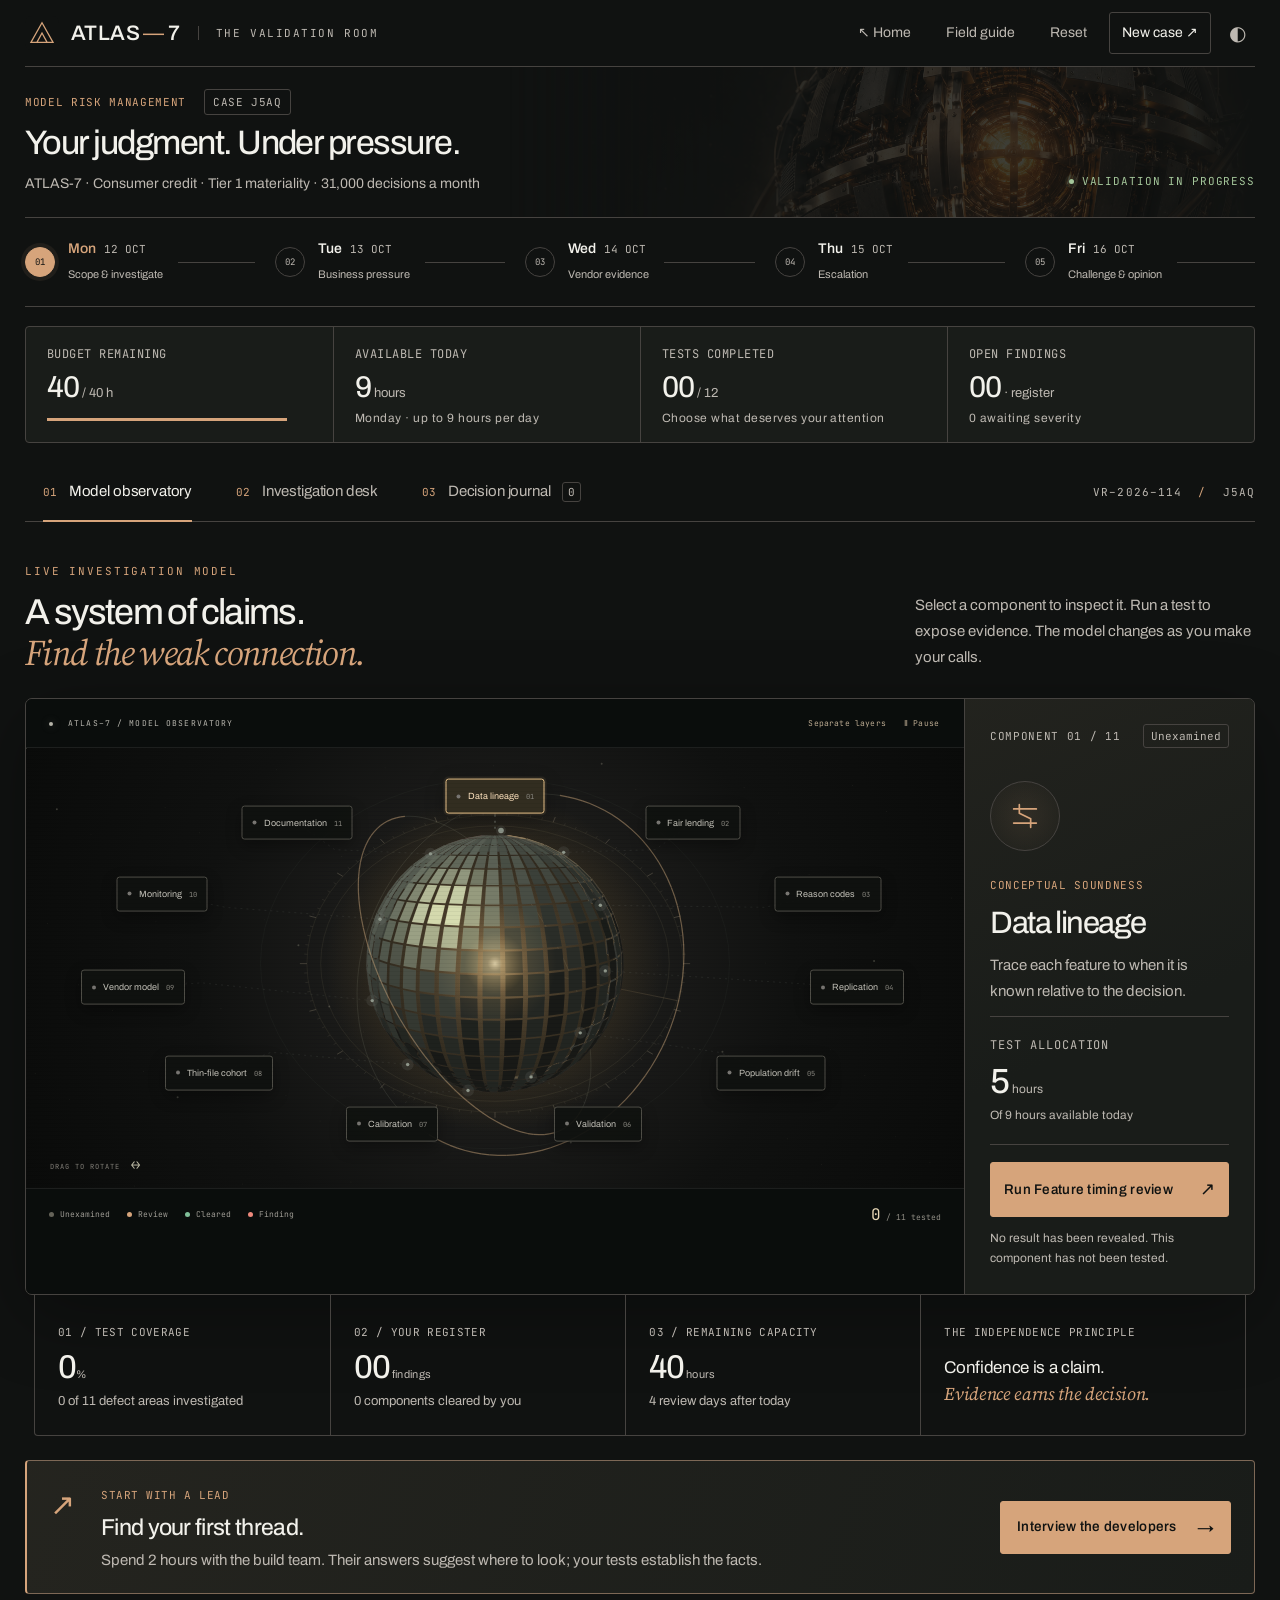
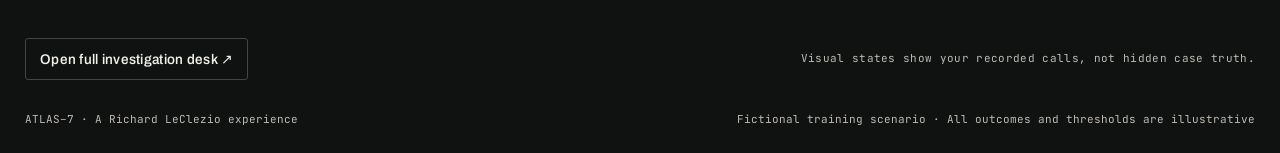
<file: app/index.html>
<!doctype html>
<html lang="en" data-theme="dark">
<head>
<meta charset="utf-8">
<meta name="viewport" content="width=device-width, initial-scale=1, viewport-fit=cover">
<style>:root{padding-top:env(safe-area-inset-top,0px);padding-bottom:env(safe-area-inset-bottom,0px)}body{margin:0;font-size:14px}img{max-width:100%}[hidden]{display:none!important}</style>
<title>Validation Room · ATLAS-7</title><meta name="description" content="Investigate a fictional credit model, defend your findings, and issue your validation opinion."><meta name="theme-color" content="#101211"><meta name="claude:viewport-fit-sides" content="cover"><link rel="icon" href="../assets/favicon.svg"><script defer src="https://cdn.vercel-insights.com/v1/script.js"></script></head>
<body>
<link rel="preconnect" href="https://fonts.googleapis.com">
<link rel="preconnect" href="https://fonts.gstatic.com" crossorigin>
<link rel="stylesheet" href="https://fonts.googleapis.com/css2?family=Archivo:wdth,wght@62..125,400..800&family=Source+Serif+4:ital,opsz,wght@0,8..60,400;0,8..60,600;1,8..60,400&family=JetBrains+Mono:wght@400;600&display=swap">
<link rel="stylesheet" href="../assets/base.css">

<link rel="stylesheet" href="../assets/workspace.css"><link rel="stylesheet" href="../assets/experience.css"><link rel="stylesheet" href="../assets/readability.css"><a class="skip" href="#workbench">Skip to investigation</a><div class="wrap" id="app"></div><div id="toast" role="status" aria-live="polite"></div><dialog id="command-dialog"></dialog>
<div id="tip" hidden></div>
<textarea id="memo-text" aria-hidden="true" tabindex="-1"></textarea>

<script src="../assets/shared.js"></script>
<script src="../assets/simulation.js"></script>
<script src="../assets/workspace.js"></script>
<script src="../assets/observatory.js"></script>
<script src="../assets/experience.js"></script>
<script>start();</script>
</body>
</html>
</file>
<file: assets/base.css>
/* Shared workpaper styles for ATLAS-7: variables, components, charts, map, responsive. */
:root{
  --paper:#E8ECF0; --sheet:#FFFFFF; --ink:#132033; --ink-2:#4C586A; --rule:#C8D0DA;
  --hl:#FFE066; --hl-ink:#132033; --navy:#1C3A5E; --on-navy:#FFFFFF;
  --hi:#B3261E; --med:#975700; --low:#52667C; --ok:#2C7350;
  --shade:rgba(19,32,51,.10); --scrim:rgba(14,22,34,.55);
  --s1:#2a78d6; --s2:#eb6834; --s3:#1baf7a; --s4:#eda100; --grid:rgba(28,58,94,.06); --wash:rgba(28,58,94,.05);
  --f-display:"Archivo","Arial Narrow",Arial,sans-serif;
  --f-body:"Source Serif 4",Georgia,"Times New Roman",serif;
  --f-mono:"JetBrains Mono",ui-monospace,Menlo,Consolas,monospace;
}
@media (prefers-color-scheme:dark){:root:not([data-theme="light"]){
  --paper:#0D131B; --sheet:#151E2A; --ink:#E5EAF0; --ink-2:#9AA6B5; --rule:#2B3747;
  --hl:#5E4F10; --hl-ink:#FFEB94; --navy:#9CC0EA; --on-navy:#0D131B;
  --hi:#F2796E; --med:#E3A447; --low:#A3B5C9; --ok:#73C99A;
  --shade:rgba(0,0,0,.35); --scrim:rgba(0,0,0,.72); --s1:#3987e5; --s2:#d95926; --s3:#199e70; --s4:#c98500; --grid:rgba(156,192,234,.06); --wash:rgba(156,192,234,.06); color-scheme:dark}}
:root[data-theme="dark"]{
  --paper:#0D131B; --sheet:#151E2A; --ink:#E5EAF0; --ink-2:#9AA6B5; --rule:#2B3747;
  --hl:#5E4F10; --hl-ink:#FFEB94; --navy:#9CC0EA; --on-navy:#0D131B;
  --hi:#F2796E; --med:#E3A447; --low:#A3B5C9; --ok:#73C99A;
  --shade:rgba(0,0,0,.35); --scrim:rgba(0,0,0,.72); --s1:#3987e5; --s2:#d95926; --s3:#199e70; --s4:#c98500; --grid:rgba(156,192,234,.06); --wash:rgba(156,192,234,.06); color-scheme:dark}

*{box-sizing:border-box}
body{background:var(--paper);color:var(--ink);font-family:var(--f-body);font-size:16px;line-height:1.5;
  padding-left:max(16px,env(safe-area-inset-left,0px));padding-right:max(16px,env(safe-area-inset-right,0px));padding-block:20px 48px}
.wrap{max-width:1340px;margin:0 auto;display:grid;gap:18px}
h1,h2,h3{font-family:var(--f-display);text-wrap:balance;margin:0}
p{margin:0}
.eyebrow{font-family:var(--f-mono);font-size:11.5px;letter-spacing:.08em;text-transform:uppercase;color:var(--ink-2)}
.aboutlink{color:var(--ink);text-underline-offset:3px}
.mono{font-family:var(--f-mono);font-variant-numeric:tabular-nums}
button{font:inherit;cursor:pointer;color:inherit}
:focus-visible{outline:2px solid var(--navy);outline-offset:2px}
.seg label:focus-within,.opinion label:focus-within{outline:2px solid var(--navy);outline-offset:1px}

/* file header */
.file{display:grid;grid-template-columns:minmax(0,1fr) auto;gap:16px 28px;align-items:end;padding-bottom:16px;border-bottom:2px solid var(--ink)}
.file h1{font-size:clamp(48px,8.5vw,100px);font-stretch:125%;font-weight:800;line-height:.86;letter-spacing:-.02em}
.file .sub{font-size:17px;color:var(--ink-2);margin-top:10px;max-width:70ch}
.week{display:flex;gap:4px}
.day{font-family:var(--f-display);font-stretch:75%;font-weight:600;font-size:13px;text-transform:uppercase;letter-spacing:.06em;
  border:1px solid var(--rule);padding:6px 10px;color:var(--ink-2);background:var(--sheet);display:grid;justify-items:center;min-width:52px}
.day b{font-size:22px;font-stretch:100%;color:var(--ink);line-height:1}
.day.now{background:var(--ink);color:var(--paper);border-color:var(--ink)}
.day.now b{color:var(--paper)}
.day.past{opacity:.45}
.day.launch{border-style:dashed;color:var(--hi);background:transparent}
.day.launch b{color:var(--hi)}

/* ledger */
.ledger{display:grid;grid-template-columns:auto minmax(0,1fr) auto;gap:14px;align-items:center}
.cells{display:grid;grid-template-columns:repeat(40,minmax(0,1fr));gap:2px;height:18px}
.cells i{background:var(--sheet);border:1px solid var(--rule)}
.cells i.used{background:var(--ink);border-color:var(--ink)}
.cells i.today{background:var(--navy);border-color:var(--navy)}
.ledger .left{text-align:right;white-space:nowrap}
.ledger .left b{font-family:var(--f-display);font-size:26px;font-stretch:110%}

/* claims */
.claims{display:grid;grid-template-columns:repeat(5,minmax(0,1fr));border:1px solid var(--rule);background:var(--sheet);margin:0}
.claims div{padding:10px 14px;border-left:1px solid var(--rule);min-width:0}
.claims div:first-child{border-left:0}
.claims dt{font-family:var(--f-mono);font-size:11px;letter-spacing:.06em;text-transform:uppercase;color:var(--ink-2)}
.claims dd{margin:2px 0 0;font-family:var(--f-display);font-stretch:90%;font-weight:600;font-size:18px}

/* board */
.board{display:grid;grid-template-columns:minmax(0,.95fr) minmax(0,1.45fr) minmax(0,1fr);gap:20px;align-items:start}
.col{display:grid;gap:10px;min-width:0}
.colhead{display:flex;justify-content:space-between;align-items:baseline;gap:8px;border-bottom:1px solid var(--ink);padding-bottom:6px}
.colhead h2{font-size:20px;font-stretch:112%;font-weight:700}

.test{background:var(--sheet);border:1px solid var(--rule);padding:11px 14px;display:grid;grid-template-columns:minmax(0,1fr) auto;gap:3px 12px}
.test h3{font-size:16px;font-weight:650;font-stretch:96%}
.test p{font-size:14px;color:var(--ink-2);grid-column:1}
.test .tag{font-family:var(--f-mono);font-size:10.5px;text-transform:uppercase;letter-spacing:.06em;color:var(--ink-2);grid-column:1}
.test .act{grid-column:2;grid-row:1/span 3;display:grid;justify-items:end;align-content:start;gap:6px}
.hrs{font-family:var(--f-display);font-size:22px;font-weight:700;font-stretch:110%;line-height:1}
.hrs small{font-size:12px;font-weight:500;color:var(--ink-2)}
.test.done{background:transparent;border-style:dashed}
.test.done h3{color:var(--ink-2)}
.stamp{font-family:var(--f-mono);font-size:10.5px;text-transform:uppercase;letter-spacing:.06em;color:var(--ink-2);border:1px solid currentColor;padding:2px 6px;white-space:nowrap}

.btn{border:1px solid var(--ink);background:var(--ink);color:var(--paper);padding:6px 14px;font-family:var(--f-display);font-weight:600;font-stretch:95%;letter-spacing:.02em}
.btn:hover:not(:disabled){background:var(--navy);border-color:var(--navy);color:var(--on-navy)}
.btn:disabled{background:transparent;color:var(--ink-2);border-color:var(--rule);cursor:not-allowed}
.btn.ghost{background:transparent;color:var(--ink)}
.btn.ghost:hover:not(:disabled){background:var(--ink);color:var(--paper);border-color:var(--ink)}
.btn.raise{background:transparent;color:var(--hi);border-color:var(--hi)}
.btn.raise:hover{background:var(--hi);color:var(--sheet);border-color:var(--hi)}
.btn.big{padding:12px 22px;font-size:17px}
.linkbtn{background:none;border:0;padding:0;text-decoration:underline;text-underline-offset:3px;color:var(--ink-2);font-size:13.5px}

/* exhibits */
.exhibit{background:var(--sheet);border:1px solid var(--rule);padding:14px 16px;display:grid;gap:10px;box-shadow:0 1px 0 var(--shade)}
.exhibit .meta{display:flex;justify-content:space-between;gap:8px;flex-wrap:wrap}
.exhibit h3{font-size:16.5px;font-weight:650}
.readout{display:flex;align-items:baseline;gap:10px;flex-wrap:wrap}
.readout .val{font-family:var(--f-display);font-weight:800;font-stretch:112%;font-size:34px;line-height:1;font-variant-numeric:tabular-nums;
  color:var(--hl-ink);background:linear-gradient(100deg,transparent 0 1%,var(--hl) 3% 97%,transparent 99%);background-repeat:no-repeat;background-size:100% 62%;background-position:0 85%;padding:0 6px}
.exhibit.fresh .readout .val{animation:sweep .7s .1s ease-out both}
@keyframes sweep{from{background-size:0 62%}to{background-size:100% 62%}}
.readout .lbl{font-family:var(--f-mono);font-size:12px;color:var(--ink-2);text-transform:uppercase;letter-spacing:.05em}
.zone{font-family:var(--f-display);font-weight:700;font-size:12px;font-stretch:90%;padding:1px 7px;border:1px solid currentColor;text-transform:uppercase;letter-spacing:.04em}
.zone.ok{color:var(--ok)} .zone.watch{color:var(--med)} .zone.breach{color:var(--hi)}

.strip{display:grid;gap:4px}
.track{position:relative;height:12px;display:block}
.track span{position:absolute;top:0;bottom:0}
.track .ok{background:color-mix(in srgb,var(--ok) 26%,transparent)}
.track .watch{background:color-mix(in srgb,var(--med) 30%,transparent)}
.track .breach{background:color-mix(in srgb,var(--hi) 28%,transparent)}
.track .pin{width:3px;top:-5px;bottom:-5px;background:var(--ink);transform:translateX(-1.5px)}
.strip .cap{font-size:12.5px;color:var(--ink-2);font-family:var(--f-mono)}
.exhibit .narr{font-size:15px;max-width:66ch}
.followup{border-top:1px dashed var(--rule);padding-top:10px;display:grid;gap:4px}
.followup p{font-size:15px}
.followup p::before{content:"Follow-up ▸ ";font-family:var(--f-mono);font-size:11.5px;letter-spacing:.06em;text-transform:uppercase;color:var(--ink-2)}
.ex-actions{display:flex;flex-wrap:wrap;gap:8px;align-items:center}
.ex-state{font-family:var(--f-mono);font-size:11.5px;text-transform:uppercase;letter-spacing:.06em}
.ex-state.raised{color:var(--hi)} .ex-state.cleared{color:var(--ok)}
.quotes{display:grid;gap:8px;margin:0;padding:0;list-style:none}
.quotes li{font-style:italic;border-left:2px solid var(--rule);padding-left:12px;font-size:15px}

.brief{background:var(--sheet);border:1px solid var(--rule);padding:20px 22px;display:grid;gap:12px}
.brief h3{font-size:24px;font-stretch:110%;line-height:1.15}
.brief p{max-width:64ch}
.brief ol{margin:0;padding-left:20px;display:grid;gap:6px}
.brief .demo{border:1px dashed var(--rule);padding:12px 14px;display:grid;gap:8px}

/* findings */
.finding{background:var(--sheet);border:1px solid var(--rule);border-left:4px solid var(--rule);padding:12px 14px;display:grid;gap:8px}
.finding[data-sev="H"]{border-left-color:var(--hi)}
.finding[data-sev="M"]{border-left-color:var(--med)}
.finding[data-sev="L"]{border-left-color:var(--low)}
.finding[data-sev="X"]{opacity:.5}
.finding h3{font-size:15.5px;font-weight:650}
.finding .hook{font-size:13.5px;color:var(--ink-2)}
.finding .ref{font-family:var(--f-mono);font-size:11px;color:var(--ink-2)}
.seg{display:grid;grid-template-columns:repeat(4,1fr);border:1px solid var(--rule)}
.seg label{display:block;position:relative}
.seg input{position:absolute;opacity:0;inset:0;margin:0;cursor:pointer}
.seg span{display:block;text-align:center;padding:5px 0;font-family:var(--f-display);font-weight:600;font-size:13px;font-stretch:90%;border-left:1px solid var(--rule);color:var(--ink-2)}
.seg label:first-child span{border-left:0}
.seg input:checked+span{color:var(--paper);background:var(--ink)}
.seg input[value="H"]:checked+span{background:var(--hi);color:var(--sheet)}
.seg input[value="M"]:checked+span{background:var(--med);color:var(--sheet)}
.seg input[value="L"]:checked+span{background:var(--low);color:var(--sheet)}
.empty{border:1px dashed var(--rule);padding:16px;color:var(--ink-2);font-size:14.5px}
.sevkey{font-size:13px;color:var(--ink-2);display:grid;gap:3px}
.sevkey b{font-family:var(--f-display);font-stretch:90%}

/* action bar */
.actionbar{border-top:2px solid var(--ink);padding-top:16px;display:flex;flex-wrap:wrap;gap:14px 24px;align-items:center;justify-content:space-between}
.actionbar p{color:var(--ink-2);max-width:64ch}
.opinion{display:flex;flex-wrap:wrap;gap:8px}
.opinion label{border:1px solid var(--rule);background:var(--sheet);padding:8px 12px;cursor:pointer;display:flex;gap:8px;align-items:center;font-family:var(--f-display);font-weight:600;font-stretch:92%}
.opinion label:has(input:checked){border-color:var(--ink);box-shadow:inset 0 0 0 1px var(--ink)}

/* memo overlay */
.scrim{position:fixed;inset:0;background:var(--scrim);display:grid;place-items:center;z-index:10;overflow:auto;
  padding:max(16px,env(safe-area-inset-top,0px)) max(16px,env(safe-area-inset-right,0px)) max(16px,env(safe-area-inset-bottom,0px)) max(16px,env(safe-area-inset-left,0px))}
.memo{background:var(--sheet);color:var(--ink);max-width:580px;width:100%;border-top:6px solid var(--ink);padding:22px 24px;display:grid;gap:12px;box-shadow:0 24px 60px var(--shade)}
.memo.rb{border-top-color:var(--hi)}
.memo dl{display:grid;grid-template-columns:auto minmax(0,1fr);gap:2px 12px;margin:0;font-family:var(--f-mono);font-size:13px}
.memo dt{color:var(--ink-2)}
.memo dd{margin:0}
.memo h3{font-size:22px;font-stretch:108%;line-height:1.2}
.memo blockquote{margin:0;border-left:3px solid var(--rule);padding-left:14px;font-size:16px}
.memo .choices{display:grid;gap:8px}
.memo .choices button{text-align:left;border:1px solid var(--rule);background:var(--paper);padding:10px 14px;display:grid;gap:2px}
.memo .choices button:hover:not(:disabled){border-color:var(--ink)}
.memo .choices button:disabled{opacity:.45;cursor:not-allowed}
.memo .choices b{font-family:var(--f-display);font-stretch:95%}
.memo .choices small{color:var(--ink-2);font-size:13.5px}

/* report */
.report{display:grid;gap:26px}
.verdict{display:grid;grid-template-columns:auto minmax(0,1fr);gap:8px 32px;align-items:end;border-bottom:2px solid var(--ink);padding-bottom:18px}
.score{font-family:var(--f-display);font-size:clamp(96px,17vw,180px);font-weight:800;font-stretch:125%;line-height:.82;letter-spacing:-.03em}
.score small{font-size:.2em;font-stretch:100%;color:var(--ink-2);letter-spacing:0}
.verdict h2{font-size:clamp(28px,4vw,46px);font-stretch:115%}
.verdict p{margin-top:8px;max-width:62ch;color:var(--ink-2)}
.tablewrap{overflow-x:auto;border:1px solid var(--rule);background:var(--sheet)}
table{border-collapse:collapse;width:100%;min-width:780px;font-size:14.5px}
th{font-family:var(--f-mono);font-size:11px;text-transform:uppercase;letter-spacing:.06em;color:var(--ink-2);text-align:left;font-weight:400;padding:10px 12px;border-bottom:1px solid var(--ink)}
td{padding:10px 12px;border-bottom:1px solid var(--rule);vertical-align:top}
tr:last-child td{border-bottom:0}
td.num,th.num{font-family:var(--f-mono);text-align:right;white-space:nowrap}
td .why{display:block;color:var(--ink-2);font-size:13px;margin-top:2px}
.chip{display:inline-block;font-family:var(--f-display);font-weight:700;font-size:12px;font-stretch:90%;padding:1px 7px;border:1px solid currentColor;white-space:nowrap}
.chip.H{color:var(--hi)} .chip.M{color:var(--med)} .chip.L{color:var(--low)} .chip.none{color:var(--ink-2);border-style:dashed}
.real{font-family:var(--f-mono);font-size:12px;white-space:nowrap}
.real.severe{color:var(--hi)} .real.mild{color:var(--med)} .real.noisy{color:var(--navy)} .real.clean{color:var(--ink-2)}
.split{display:grid;grid-template-columns:minmax(0,1.5fr) minmax(0,1fr);gap:24px;align-items:start}
.stack{display:grid;gap:10px;min-width:0}
.later{display:grid;gap:10px}
.later div{background:var(--sheet);border:1px solid var(--rule);border-left:4px solid var(--hi);padding:10px 14px;font-size:15px}
.later div.held{border-left-color:var(--ok)}
.later b{font-family:var(--f-display);font-stretch:95%;display:block}
.breakdown{background:var(--sheet);border:1px solid var(--rule);padding:14px 16px;display:grid;gap:6px;font-size:14px}
.breakdown div{display:flex;justify-content:space-between;gap:12px;border-bottom:1px dotted var(--rule);padding-bottom:4px}
.breakdown div:last-child{border:0;font-weight:600}
.rbrow{background:var(--sheet);border:1px solid var(--rule);padding:10px 14px;display:grid;gap:3px;font-size:14.5px}
.rbrow .ok{color:var(--ok)} .rbrow .bad{color:var(--hi)}
.rbrow b{font-family:var(--f-display);font-stretch:95%}

.papermemo{background:var(--sheet);border:1px solid var(--rule);padding:28px clamp(18px,4vw,44px);display:grid;gap:14px;box-shadow:0 2px 0 var(--shade)}
.papermemo header{display:grid;gap:8px;border-bottom:2px solid var(--ink);padding-bottom:12px}
.papermemo h3{font-size:22px;font-stretch:115%}
.papermemo dl{display:grid;grid-template-columns:auto minmax(0,1fr);gap:2px 14px;margin:0;font-family:var(--f-mono);font-size:13px}
.papermemo dt{color:var(--ink-2)}
.papermemo dd{margin:0}
.papermemo h4{font-family:var(--f-display);font-stretch:100%;font-size:14px;text-transform:uppercase;letter-spacing:.06em;margin:6px 0 0}
.papermemo ol{margin:0;padding-left:22px;display:grid;gap:10px}
.papermemo li p{font-size:15px}
.papermemo .opn{font-family:var(--f-display);font-size:22px;font-weight:700;font-stretch:105%}
.copyrow{display:flex;gap:12px;align-items:center;flex-wrap:wrap}
#memo-text{position:absolute;left:-9999px;width:1px;height:1px}

/* charts */
.fig{margin:0;display:grid;gap:6px;min-width:0}
.figbox{overflow-x:auto}
.chart{width:100%;height:auto;display:block;min-width:340px;overflow:visible}
.fig figcaption{font-size:12.5px;color:var(--ink-2);font-family:var(--f-mono)}
.chart .g{stroke:var(--rule);stroke-width:1}
.chart .base{stroke:var(--ink-2);stroke-width:1}
.chart .ax{fill:var(--ink-2);font:10.5px var(--f-mono);letter-spacing:.02em}
.chart .ax.tx{fill:var(--ink);font-size:11.5px}
.chart .ax.bad{fill:var(--hi);font-weight:600}
.chart .lb{fill:var(--ink);font:700 12.5px var(--f-display)}
.chart .big{fill:var(--ink);font:800 40px var(--f-display);font-stretch:112%}
.chart .s1{fill:var(--s1)} .chart .s2{fill:var(--s2)} .chart .s3{fill:var(--s3)} .chart .s4{fill:var(--s4)}
.chart .hiF{fill:var(--hi)} .chart .medF{fill:var(--med)}
.chart .ring{stroke:var(--sheet);stroke-width:2}
.chart .hollow{fill:var(--sheet);stroke:var(--s1);stroke-width:2}
.chart .conn{stroke:var(--rule);stroke-width:2}
.chart .l1{fill:none;stroke:var(--s1);stroke-width:2;stroke-linejoin:round;stroke-linecap:round}
.chart .l2{fill:none;stroke:var(--s2);stroke-width:2;stroke-linejoin:round;stroke-linecap:round}
.chart .diag{stroke:var(--ink-2);stroke-width:1;opacity:.5}
.chart .refl{stroke:var(--ink-2);stroke-width:1}
.chart .brk{stroke:var(--hi);stroke-width:2}
.chart .oot{fill:var(--wash)}
.chart .plotbg{fill:none;stroke:var(--rule)}
.chart .thr{stroke:var(--hi);stroke-width:1.5}
.chart .thrt{fill:var(--hi)}
.chart .flipz{fill:color-mix(in srgb,var(--hi) 7%,transparent)}
.chart .cut{stroke:var(--ink-2);stroke-width:1;opacity:.6}
.chart .dotm{fill:var(--s1);opacity:.35}
.chart .after{fill:color-mix(in srgb,var(--hi) 6%,transparent)}
.chart .dec{stroke:var(--ink);stroke-width:2}
.chart [data-tip]{cursor:crosshair;outline:none}
.chart [data-tip]:hover,.chart [data-tip]:focus-visible{filter:brightness(1.12);stroke:var(--ink);stroke-width:1.5}
.legend{display:flex;flex-wrap:wrap;gap:4px 16px;font:12px var(--f-mono);color:var(--ink-2)}
.legend span{display:inline-flex;align-items:center;gap:6px}
.sw{display:inline-block;width:10px;height:10px;border-radius:2px}
.sw.s1{background:var(--s1)} .sw.s2{background:var(--s2)} .sw.s3{background:var(--s3)} .sw.s4{background:var(--s4)}
.sw.hiF{background:var(--hi)} .sw.medF{background:var(--med)} .sw.dotm{background:var(--s1);opacity:.45;border-radius:50%}
.sw.hollow{border:2px solid var(--s1);border-radius:50%} .sw.flipz{background:color-mix(in srgb,var(--hi) 18%,transparent)}
.tiles{display:grid;grid-template-columns:repeat(auto-fill,minmax(150px,1fr));gap:6px}
.tile{border:1px solid var(--rule);padding:7px 10px;font-size:13.5px;display:flex;gap:8px;align-items:baseline}
.tile i{font-style:normal;font-family:var(--f-mono);font-weight:600}
.tile.have i{color:var(--ok)}
.tile.miss{border-color:var(--hi);background:color-mix(in srgb,var(--hi) 7%,transparent)}
.tile.miss i{color:var(--hi)}
#tip{position:fixed;z-index:30;pointer-events:none;background:var(--ink);color:var(--paper);font:12px/1.35 var(--f-mono);padding:6px 9px;max-width:280px;box-shadow:0 6px 18px var(--shade)}

/* model map */
.mapwrap{border:1px solid var(--rule);background-color:var(--sheet);
  background-image:linear-gradient(var(--grid) 1px,transparent 1px),linear-gradient(90deg,var(--grid) 1px,transparent 1px);background-size:20px 20px;
  padding:16px 18px 12px;display:grid;gap:8px}
.maphead{display:flex;justify-content:space-between;align-items:end;gap:10px 24px;flex-wrap:wrap}
.maphead h2{font-size:26px;font-stretch:118%;font-weight:800}
.mlegend{display:flex;flex-wrap:wrap;gap:4px 14px;font:11.5px var(--f-mono);color:var(--ink-2)}
.mlegend span{display:inline-flex;gap:6px;align-items:center}
.mk{width:12px;height:12px;border:1.5px solid var(--rule);background:var(--sheet);display:inline-block}
.mk.review{border:1.5px dashed var(--navy)} .mk.clear{border-color:var(--ok)}
.mk.H{border:2px solid var(--hi);background:color-mix(in srgb,var(--hi) 14%,var(--sheet))}
.mk.M{border:2px solid var(--med);background:color-mix(in srgb,var(--med) 14%,var(--sheet))}
.mk.L{border:2px solid var(--low);background:color-mix(in srgb,var(--low) 14%,var(--sheet))}
.mk.missk{border:2px solid var(--ink)}
.mapscroll{overflow-x:auto}
.map{width:100%;min-width:780px;height:auto;display:block}
.map .edge{fill:none;stroke:var(--ink-2);stroke-width:1.3;opacity:.55}
.map .arw{fill:var(--ink-2)}
.map .edge-flow{fill:none;stroke:var(--navy);stroke-width:2.2;stroke-dasharray:2 14;stroke-linecap:round;animation:flow 1.6s linear infinite;opacity:.85}
@keyframes flow{to{stroke-dashoffset:-32}}
.map .node rect{fill:var(--sheet);stroke:var(--rule);stroke-width:1.4}
.map .node.main rect{stroke-width:2.2}
.map .node .nl{fill:var(--ink);font:700 14.5px var(--f-display);font-stretch:94%}
.map .node.main .nl{font-size:18px;font-stretch:110%}
.map .node .ns{fill:var(--ink-2);font:10px var(--f-mono);letter-spacing:.03em;text-transform:uppercase}
.map .node[data-node]{cursor:pointer;outline:none}
.map .node[data-node]:hover rect,.map .node[data-node]:focus-visible rect{stroke:var(--ink);stroke-width:2}
.map .node.passive rect{fill:transparent;stroke-dasharray:3 3}
.map .node.passive .nl{fill:var(--ink-2)}
.map .node.review rect{stroke:var(--navy);stroke-dasharray:5 3;stroke-width:1.8}
.map .node.clear rect{stroke:var(--ok);stroke-width:1.8}
.map .node.H rect{stroke:var(--hi);stroke-width:2.6;fill:color-mix(in srgb,var(--hi) 9%,var(--sheet))}
.map .node.M rect{stroke:var(--med);stroke-width:2.4;fill:color-mix(in srgb,var(--med) 9%,var(--sheet))}
.map .node.L rect{stroke:var(--low);stroke-width:2.2;fill:color-mix(in srgb,var(--low) 9%,var(--sheet))}
.map .badge{fill:var(--ink-2)}
.map .node.review .badge{fill:var(--navy)} .map .node.clear .badge{fill:var(--ok)}
.map .node.H .badge,.map .node.H .pulse{fill:var(--hi)} .map .node.M .badge,.map .node.M .pulse{fill:var(--med)} .map .node.L .badge,.map .node.L .pulse{fill:var(--low)}
.map .badge{stroke:var(--sheet);stroke-width:2}
.map .bt{fill:var(--sheet);font:700 11px var(--f-display)}
.map .pulse{transform-box:fill-box;transform-origin:center;animation:pulse 1.8s ease-out infinite}
@keyframes pulse{from{opacity:.55;transform:scale(1)}to{opacity:0;transform:scale(2.6)}}
.map .node rect.missring{fill:none!important;stroke:var(--ink)!important;stroke-width:1.5!important;stroke-width:1.5;stroke-dasharray:4 3}
.map.intro .edge{stroke-dasharray:420;animation:draw 1.1s .25s ease-out backwards}
@keyframes draw{from{stroke-dashoffset:420}to{stroke-dashoffset:0}}
.map.intro .node{animation:pop .45s ease-out backwards;animation-delay:calc(var(--i) * 60ms)}
@keyframes pop{from{opacity:0;transform:translateY(6px)}to{opacity:1;transform:none}}
.maphint{font:12px var(--f-mono);color:var(--ink-2)}
.maphint .swipe{display:none}
@media (max-width:820px){.maphint .swipe{display:inline}}
.test.flash{animation:flash 1.2s ease-out}
@keyframes flash{from{box-shadow:0 0 0 3px var(--navy)}to{box-shadow:0 0 0 3px transparent}}

@media (max-width:1120px){
  .board{grid-template-columns:minmax(0,1fr) minmax(0,1fr)}
  .col.exhibits{grid-column:1/-1;order:-1}
}
@media (max-width:760px){
  .file{grid-template-columns:minmax(0,1fr)}
  .week{flex-wrap:wrap}
  .day{min-width:46px;padding:5px 8px}
  .board,.split{grid-template-columns:minmax(0,1fr)}
  .col.exhibits{order:-1}
  .claims{grid-template-columns:repeat(2,minmax(0,1fr))}
  .claims div{border-left:0;border-top:1px solid var(--rule)}
  .claims div:first-child{border-top:0;grid-column:1/-1}
  .ledger{grid-template-columns:minmax(0,1fr)}
  .ledger .left{text-align:left}
  .cells{grid-template-columns:repeat(20,minmax(0,1fr));height:auto;grid-auto-rows:14px}
  .verdict{grid-template-columns:minmax(0,1fr)}
}
@media (prefers-reduced-motion:reduce){*{animation:none!important;transition:none!important}}
</style>
</file>
<file: assets/workspace.css>
:root,:root[data-theme="dark"]{--paper:#101211;--sheet:#191c19;--ink:#eeeae1;--ink-2:#a3aaa1;--rule:#343a33;--hl:#3e3525;--hl-ink:#efd7b7;--navy:#d6a47b;--on-navy:#141712;--hi:#ee897c;--med:#dbb578;--low:#9ab6bd;--ok:#a4c69a;--s1:#a9c3b1;--s2:#d6a47b;--s3:#809a85;--s4:#d8c9a3;--grid:#aab9a308;--wash:#d6a47b0c;--shade:#0005;--scrim:#0a0c0ace;--f-display:"Archivo",Arial,sans-serif;--f-body:"Archivo",Arial,sans-serif;--f-mono:"JetBrains Mono",monospace;color-scheme:dark}
:root[data-theme="light"]{--paper:#edecea;--sheet:#f9f8f5;--ink:#1e1e1c;--ink-2:#5c5b56;--rule:#d0cec7;--hl:#e8dab8;--hl-ink:#765334;--navy:#8a6844;--on-navy:#fefcf7;--hi:#a3372d;--med:#8a590f;--low:#476670;--ok:#346b39;--s1:#537948;--s2:#a76736;--s3:#75956a;--s4:#b9994c;--grid:#2a261e09;--wash:#44402e08;--shade:#2a261e15;--scrim:#0e0c08d6;color-scheme:light}
html{scroll-padding-top:90px}body{padding:0 25px 0;background:var(--paper);font-size:14px;line-height:1.6}.wrap{max-width:1700px;gap:0}a{color:inherit}button,a{touch-action:manipulation}.skip{position:fixed;top:-80px;left:10px;background:var(--ink);color:var(--paper);padding:12px;z-index:100}.skip:focus{top:10px}.eyebrow{font-size:9px;letter-spacing:.1em}button{transition:background .16s,border-color .16s}.command-nav{min-height:76px;display:flex;align-items:center;justify-content:space-between;gap:25px;border-bottom:1px solid var(--rule);background:var(--paper)}.command-brand{display:flex;align-items:center;gap:3px;font-size:21px;letter-spacing:.02em;text-decoration:none;font-weight:550;white-space:nowrap}.command-brand>span{color:var(--navy);font-weight:400}.command-brand img{width:34px;height:34px;margin-right:9px}.command-brand small{font:8px var(--f-mono);letter-spacing:.14em;color:var(--ink-2);padding-left:17px;margin-left:15px;border-left:1px solid var(--rule)}.nav-controls{display:flex;align-items:center;gap:9px}.nav-controls button,.nav-controls a{background:transparent;border:1px solid transparent;padding:8px 12px;font-size:11px;text-decoration:none;color:var(--ink-2);border-radius:3px}.nav-controls button:hover,.nav-controls a:hover{border-color:var(--rule);color:var(--ink);background:var(--sheet)}.nav-controls [data-new]{border-color:var(--rule);color:var(--ink)}.nav-controls [data-theme-toggle]{font-size:20px;line-height:1;padding:8px}
.mission{position:relative;min-height:171px;display:flex;justify-content:space-between;align-items:center;gap:30px;overflow:hidden;padding:32px 0;isolation:isolate;border-bottom:1px solid var(--rule)}.mission-art{position:absolute;right:0;top:-150px;width:750px;height:560px;background:linear-gradient(90deg,var(--paper),transparent 60%),url('model-core.webp') 65% 48%/cover no-repeat;opacity:.27;z-index:-1;mask-image:linear-gradient(90deg,transparent,#000 30%,#000 80%,transparent)}.mission-copy{max-width:850px}.mission .eyebrow{color:var(--navy);font-size:9px;display:flex;align-items:center;gap:18px}.case-badge{font-size:9px;padding:3px 8px;border:1px solid var(--rule);border-radius:3px;color:var(--ink-2)}.mission h1{font-size:clamp(30px,3.4vw,46px);font-weight:450;letter-spacing:-.045em;line-height:1.2;margin:10px 0}.mission p{font-size:12px;color:var(--ink-2)}.mission-status{display:flex;align-items:center;gap:8px;font:8px var(--f-mono);letter-spacing:.08em;white-space:nowrap;color:var(--ok);align-self:flex-end;padding-bottom:7px}.mission-status i{width:5px;height:5px;border-radius:50%;background:var(--ok);box-shadow:0 0 0 4px color-mix(in srgb,var(--ok) 8%,transparent)}
.review-timeline{display:grid;grid-template-columns:repeat(5,1fr);border-bottom:1px solid var(--rule);padding:24px 0;gap:20px}.timeline-day{display:flex;align-items:center;gap:13px;position:relative;opacity:.55}.timeline-day:after{content:'';position:absolute;left:43px;right:0;top:50%;height:1px;background:var(--rule);z-index:-1}.timeline-day>div{background:var(--paper);padding-right:15px}.timeline-dot{width:30px;height:30px;flex:0 0 30px;border:1px solid var(--rule);border-radius:50%;display:grid;place-items:center;font:9px var(--f-mono);color:var(--ink-2);background:var(--paper)}.timeline-day b{display:block;font-size:12px;font-weight:550}.timeline-day small{font:8px var(--f-mono);color:var(--ink-2);margin-left:5px}.timeline-day div>span{font-size:9px;color:var(--ink-2)}.timeline-day.current{opacity:1}.timeline-day.current .timeline-dot{background:var(--navy);color:var(--paper);border-color:var(--navy);box-shadow:0 0 0 4px color-mix(in srgb,var(--navy) 8%,transparent)}.timeline-day.current b{color:var(--navy)}.timeline-day.complete{opacity:.85}.timeline-day.complete .timeline-dot{border-color:var(--ok);color:var(--ok)}
.command-metrics{display:grid;grid-template-columns:repeat(4,1fr);margin:24px 0;background:var(--sheet);border:1px solid var(--rule);border-radius:4px}.command-metrics>div{padding:18px 23px;border-left:1px solid var(--rule)}.command-metrics>div:first-child{border:0}.command-metrics>div>span{font:8px var(--f-mono);text-transform:uppercase;letter-spacing:.1em;color:var(--ink-2)}.command-metrics b{font-size:35px;font-weight:450;letter-spacing:-.03em;display:block;line-height:1.45}.command-metrics small{font:11px var(--f-display);color:var(--ink-2);letter-spacing:0}.command-metrics p{font-size:9px;color:var(--ink-2)}.command-metrics .critical{color:var(--hi)}.budget-meter{height:3px;background:var(--rule);margin-top:9px;max-width:240px}.budget-meter i{display:block;height:100%;background:var(--navy);transition:width .5s}
.claims{background:transparent;border:0;gap:20px;margin:0 0 20px}.claims div{padding:0 20px;border-left:1px solid var(--rule)}.claims div:first-child{padding-left:0}.claims dt{font-size:8px;letter-spacing:.04em}.claims dd{font-size:14px;font-weight:450;margin-top:5px}.architecture{border:1px solid var(--rule);border-radius:4px;background:var(--sheet);margin:0 0 28px}.architecture summary{cursor:pointer;list-style:none;padding:14px 20px;display:flex;align-items:center;justify-content:space-between}.architecture summary::-webkit-details-marker{display:none}.architecture summary b{font-size:12px;font-weight:500}.architecture summary small{font-size:10px;color:var(--ink-2);margin-left:18px}.architecture-hint{font:9px var(--f-mono);color:var(--navy)}.architecture .mapwrap{border:0;border-top:1px solid var(--rule);border-radius:0}.mapwrap{background-color:var(--sheet);border-color:var(--rule);border-radius:4px;padding:22px}.maphead h2{font-size:22px;font-weight:500}.mlegend{font-size:9px}.map .node rect{rx:5}.map .node.main rect{stroke:var(--navy);fill:color-mix(in srgb,var(--navy) 8%,var(--sheet))}.map .node .nl{font-weight:500}.map .edge-flow{opacity:.5}.maphint{font-size:10px}
.workspace-heading{display:flex;justify-content:space-between;align-items:end;margin:0 0 22px;gap:20px}.workspace-heading .eyebrow{color:var(--navy);font-size:8px}.workspace-heading h2{font-size:26px;font-weight:450;letter-spacing:-.03em;margin-top:4px}.save-status{font:8px var(--f-mono);color:var(--ink-2);padding-bottom:5px}.board{display:grid;grid-template-columns:minmax(250px,.9fr) minmax(350px,1.65fr) minmax(245px,.87fr);gap:22px;align-items:start}.col{gap:12px}.colhead{border-color:var(--rule);padding-bottom:12px;align-items:center}.colhead h2{font-size:14px;font-weight:500;letter-spacing:-.01em}.colhead h2 span{font:9px var(--f-mono);color:var(--navy);padding-right:9px}.colhead .eyebrow{font-size:8px;white-space:nowrap}.test-scroll{display:grid;gap:8px;max-height:740px;overflow-y:auto;scrollbar-width:thin;scrollbar-color:var(--rule) transparent;padding:1px 4px 4px 1px}.test{background:var(--sheet);border-color:var(--rule);padding:15px 13px;gap:6px 12px;border-radius:3px;transition:border-color .2s}.test:hover{border-color:color-mix(in srgb,var(--navy) 50%,var(--rule))}.test .tag{font-size:7px;letter-spacing:.04em;color:var(--navy)}.test h3{font-size:13px;font-weight:500;line-height:1.4}.test p{font-size:10px;line-height:1.65}.test .hrs{font-size:23px;font-weight:450}.hrs small{font-size:10px}.test .act{gap:10px}.test .btn{font-size:10px;padding:6px 12px}.test.done{background:transparent;border-style:solid}.test.done h3{color:var(--ink-2)}.stamp{font-size:8px;border:0;color:var(--ok);padding:0}.test .linkbtn{font-size:8px;text-decoration:none;color:var(--navy);max-width:70px;line-height:1.5}.plan-filter{display:flex;border:1px solid var(--rule);border-radius:3px;overflow:hidden;margin-bottom:2px}.plan-filter button{flex:1;border:0;background:transparent;padding:8px 3px;color:var(--ink-2);font-size:9px}.plan-filter [aria-pressed=true]{background:var(--sheet);color:var(--navy)}.evidence-nav{display:flex;gap:6px;flex-wrap:wrap;max-height:140px;overflow-y:auto;scrollbar-width:thin;padding-bottom:2px}.evidence-nav button{border:1px solid var(--rule);background:transparent;color:var(--ink-2);padding:7px 9px;font-size:9px;border-radius:3px;text-align:left}.evidence-nav button span{font:8px var(--f-mono);color:var(--navy);padding-right:6px}.evidence-nav [aria-pressed=true]{background:color-mix(in srgb,var(--navy) 12%,var(--sheet));border-color:var(--navy);color:var(--ink)}.exhibit{padding:23px;background:var(--sheet);border-radius:4px;box-shadow:0 20px 45px var(--shade);gap:19px}.exhibit .meta .eyebrow{font-size:8px}.exhibit h3{font-size:23px;font-weight:450;letter-spacing:-.03em}.exhibit .readout{gap:10px;padding-top:16px;border-top:1px solid var(--rule)}.readout .val{background:none;color:var(--navy);font-weight:450;font-size:44px;padding:0}.readout .lbl{font-size:9px;max-width:180px}.zone{font:8px var(--f-mono);padding:5px 7px;border-radius:2px}.track{height:5px}.track .pin{width:2px}.strip{gap:9px}.strip .cap{font-size:9px;line-height:1.7}.exhibit .narr{font-size:12px;line-height:1.85}.ex-actions{gap:8px;padding-top:15px;border-top:1px solid var(--rule)}.ex-actions .btn{font-size:10px}.ex-state{font-size:9px}.followup{padding-top:15px}.followup p{font-size:12px;line-height:1.8}.followup p:before{font-size:9px;color:var(--navy)}.quotes{gap:18px}.quotes li{font-family:"Source Serif 4",Georgia,serif;font-size:21px;line-height:1.7;border-color:var(--navy)}.fig{gap:12px}.fig figcaption{font-size:9px;line-height:1.7}.chart .g{opacity:.5}.legend{font-size:9px;gap:6px 14px}.chart{min-width:320px}.tile{font-size:11px;border-radius:2px}.tiles{grid-template-columns:repeat(auto-fill,minmax(140px,1fr))}.finding{border-radius:3px;padding:15px 13px;gap:11px}.finding .ref{font-size:8px;line-height:1.8}.finding h3{font-size:13px;font-weight:500}.finding .hook{font-size:9px;line-height:1.7}.seg{border-radius:2px;overflow:hidden}.seg span{font-size:9px;padding:8px 2px}.seg input[value="H"]:checked+span{color:#24150f}.seg input[value="M"]:checked+span{background:var(--med);color:#241b0c}.seg input[value="L"]:checked+span{background:var(--low);color:#102029}.empty{font-size:11px;line-height:1.8;border:1px dashed var(--rule);padding:22px;background:transparent;border-radius:3px;color:var(--ink-2)}.sevkey{font-size:10px;line-height:1.7;gap:11px;padding-top:15px}.sevkey b{font-weight:550;color:var(--ink)}
.btn{font-size:11px;line-height:1.5;background:var(--navy);border-color:var(--navy);color:var(--paper);padding:9px 14px;font-weight:550;border-radius:3px}.btn:hover:not(:disabled){background:color-mix(in srgb,var(--navy) 80%,var(--ink));border-color:var(--navy);color:var(--paper)}.btn.ghost{border-color:var(--rule);color:var(--ink);background:transparent}.btn.ghost:hover:not(:disabled){background:var(--sheet);border-color:var(--navy);color:var(--ink)}.btn.raise{color:var(--hi);border-color:color-mix(in srgb,var(--hi) 45%,var(--rule));background:color-mix(in srgb,var(--hi) 7%,transparent)}.btn.big{font-size:12px;padding:13px 22px}.linkbtn{font-size:10px}.btn:disabled{opacity:.5}.brief{padding:0 23px 23px;gap:17px;border-radius:4px;overflow:hidden}.brief-art{margin:0 -23px 8px;height:185px;position:relative;background:#101211;overflow:hidden}.brief-art img{width:100%;height:100%;object-fit:cover;object-position:55% 50%;opacity:.8}.brief-art:after{content:'';position:absolute;inset:0;background:linear-gradient(0deg,#101211,transparent 70%)}.brief-art span{position:absolute;bottom:17px;left:23px;z-index:1;color:#d6a47b;font:8px var(--f-mono);letter-spacing:.1em}.brief>.eyebrow{order:1;margin-top:20px}.brief>.brief-art{order:0}.brief>h3,.brief>p,.brief>ol,.brief>.demo{order:2}.brief h3{font-size:29px;font-weight:450;letter-spacing:-.04em}.brief p,.brief ol{font-size:11px;color:var(--ink-2);line-height:1.8}.brief ol{gap:10px}.brief .demo{padding:17px;border:1px solid var(--rule);background:var(--paper)}.brief .demo .val{font-size:30px}.brief .demo .eyebrow{margin:0}.brief .demo .lbl{font-size:8px}.actionbar{position:sticky;bottom:0;z-index:15;display:flex;justify-content:space-between;align-items:center;gap:25px;background:color-mix(in srgb,var(--paper) 95%,transparent);backdrop-filter:blur(16px);border:1px solid var(--rule);border-radius:5px 5px 0 0;margin-top:28px;padding:17px 22px;box-shadow:0 -10px 25px var(--shade)}.actionbar p{font-size:11px;color:var(--ink-2)}.actionbar p b{color:var(--ink)}.opinion{display:flex;gap:18px;flex-wrap:wrap}.opinion label{font-size:11px}.opinion input{accent-color:var(--navy)}.workspace-foot{display:flex;justify-content:space-between;gap:20px;padding:23px 0;font:8px/1.8 var(--f-mono);color:var(--ink-2)}.workspace-tabs{display:none}
.scrim{z-index:50;backdrop-filter:blur(9px)}.memo{border:1px solid var(--rule);border-top:2px solid var(--navy);border-radius:5px;max-width:610px;padding:30px;gap:20px;max-height:calc(100dvh - 32px);overflow-y:auto}.memo h3{font-size:28px;font-weight:450;letter-spacing:-.03em;line-height:1.25}.memo dl{font-size:10px;gap:7px 16px}.memo p{font-size:13px;line-height:1.8}.memo blockquote{font-family:"Source Serif 4",Georgia,serif;font-size:21px;line-height:1.7;border-color:var(--navy)}.memo .choices{gap:10px}.memo .choices button{padding:15px;border-radius:3px;transition:border-color .15s}.memo .choices b{font-size:13px;font-weight:500}.memo .choices small{font-size:10px;margin-top:4px}.report{padding-top:10px}.verdict{padding:35px;background:linear-gradient(120deg,color-mix(in srgb,var(--navy) 13%,var(--sheet)),var(--sheet));border:1px solid var(--rule);border-radius:4px;align-items:center;gap:30px}.score{font-size:120px;font-weight:400;color:var(--navy);letter-spacing:-.07em}.verdict h2{font-size:36px;font-weight:450;letter-spacing:-.04em}.verdict p{font-size:12px}.tablewrap{border-radius:4px}.tablewrap table{font-size:11px;min-width:650px}.tablewrap th{font-size:8px}.tablewrap td .why{font-size:10px;line-height:1.7}.real{font-size:9px}.chip{font:9px var(--f-mono);padding:3px 6px;border-radius:2px}.breakdown{font-size:10px;gap:10px;padding:20px;border-radius:4px}.breakdown div{padding-bottom:8px}.report .split{grid-template-columns:minmax(0,1.8fr) minmax(270px,1fr)}.report .later div{font-size:12px;line-height:1.8;padding:16px}.rbrow{font-size:12px;line-height:1.8;padding:16px}.report .stack>.colhead h2{font-size:18px}.papermemo{--ink:#272f21;--ink-2:#606b56;--rule:#cfd2c3;--sheet:#edece2;--hi:#a33d32;--med:#886027;--low:#4f6d74;background:var(--sheet);color:var(--ink);border:0;border-radius:3px;max-width:1000px;box-shadow:0 20px 55px var(--shade);font-size:13px;padding:40px}.papermemo h3{font-size:26px;font-weight:500}.papermemo dl{font-size:11px}.papermemo h4{font:10px var(--f-mono);letter-spacing:.1em}.papermemo .opn{font-size:24px;font-weight:500}.papermemo li p{font-size:12px;line-height:1.85}.papermemo header{border-color:var(--rule)}.copyrow{margin-top:13px}.copyrow .eyebrow{font-size:9px}
#toast{position:fixed;bottom:90px;left:50%;transform:translate(-50%,15px);max-width:calc(100vw - 32px);width:max-content;padding:12px 20px;background:var(--ink);color:var(--paper);box-shadow:0 10px 40px #0004;font-size:11px;border-radius:4px;z-index:100;opacity:0;pointer-events:none;transition:opacity .2s,transform .2s}#toast.visible{opacity:1;transform:translate(-50%,0)}dialog{background:var(--sheet);color:var(--ink);border:1px solid var(--rule);border-top:2px solid var(--navy);border-radius:5px;width:580px;max-width:calc(100vw - 32px);max-height:calc(100dvh - 32px);padding:32px;box-shadow:0 25px 100px #0007}dialog::backdrop{background:var(--scrim);backdrop-filter:blur(8px)}dialog h2{font-size:30px;line-height:1.2;font-weight:450;letter-spacing:-.03em;margin:15px 0 18px}dialog>p{font-size:13px;color:var(--ink-2);line-height:1.8}.dialog-actions{display:flex;justify-content:flex-end;gap:10px;margin-top:28px}.dialog-x{position:absolute;top:16px;right:20px;background:none;border:0;color:var(--ink-2);font-size:25px}.guide-list{padding-left:20px;display:grid;gap:15px;margin:25px 0}.guide-list b{font-size:13px;font-weight:550}.guide-list li::marker{font:11px var(--f-mono);color:var(--navy)}.guide-list p{font-size:11px;color:var(--ink-2);line-height:1.8;margin-top:5px}.guide-note{padding-top:20px;border-top:1px solid var(--rule);margin-bottom:23px;font-size:10px!important}
@media(min-width:1700px){body{padding-inline:45px}.board{gap:28px;grid-template-columns:320px minmax(0,1fr) 320px}}
@media(max-width:1200px){body{padding-inline:20px}.command-brand small{display:none}.mission-status{display:none}.timeline-day{gap:8px}.timeline-day small{font-size:7px}.timeline-day div>span{font-size:8px}.board{grid-template-columns:255px minmax(0,1fr);gap:22px}.col.exhibits{grid-column:2;grid-row:1/3;order:0}.findings-col{grid-column:1;grid-row:2}.test-scroll{max-height:570px}.command-metrics>div{padding:16px}.command-metrics p{font-size:8px}.exhibit{padding:20px}.claims{gap:10px}.claims div{padding-left:12px}.claims dd{font-size:12px}.claims dt{font-size:7px}.report .split{grid-template-columns:1fr}.verdict{gap:20px;padding:28px}.score{font-size:100px}.verdict h2{font-size:30px}}
@media(max-width:900px){body{padding-inline:18px}.command-nav{min-height:68px}.nav-controls{gap:0}.nav-controls button,.nav-controls a{padding:8px;font-size:10px}.command-brand{font-size:18px}.command-brand img{width:30px}.mission{min-height:150px}.mission h1{font-size:32px}.mission p{font-size:10px}.review-timeline{gap:8px;padding:20px 0}.timeline-day{align-items:start;gap:7px}.timeline-day div>span{display:none}.timeline-day b{font-size:10px}.timeline-day small{display:block;margin-left:0;margin-top:4px}.timeline-dot{width:25px;height:25px;flex-basis:25px;font-size:8px}.timeline-day:after{display:none}.command-metrics{margin:20px 0}.command-metrics>div{padding:14px 12px}.command-metrics b{font-size:29px}.command-metrics>div>span{font-size:7px}.command-metrics small{font-size:9px}.command-metrics p{display:none}.budget-meter{margin-top:5px}.claims{grid-template-columns:repeat(5,1fr);gap:8px}.claims div{padding-left:8px}.claims dd{font-size:11px}.architecture summary{padding:13px}.architecture summary small{display:none}.workspace-heading{margin-bottom:15px}.workspace-tabs{display:flex;gap:4px;margin-bottom:17px;background:var(--sheet);border:1px solid var(--rule);border-radius:4px;padding:4px}.workspace-tabs button{flex:1;display:flex;gap:10px;align-items:center;justify-content:center;background:transparent;border:0;padding:10px;font-size:11px;color:var(--ink-2);border-radius:2px}.workspace-tabs button span{font:8px var(--f-mono);color:var(--navy)}.workspace-tabs button[aria-pressed=true]{background:var(--paper);color:var(--ink);box-shadow:0 2px 5px var(--shade)}.board{display:block}.board>.col{display:none}.board[data-active="plan"]>.plan-col,.board[data-active="evidence"]>.exhibits,.board[data-active="findings"]>.findings-col{display:grid}.test-scroll{max-height:none;grid-template-columns:1fr 1fr;gap:10px;padding:0}.test{padding:18px}.test h3{font-size:14px}.test p{font-size:11px}.test .tag{font-size:8px}.test .btn{padding:8px 15px}.exhibit{padding:25px}.findings-col{grid-template-columns:1fr 1fr;gap:13px}.findings-col .colhead,.findings-col .sevkey,.findings-col>.empty{grid-column:1/-1}.finding{padding:20px}.finding h3{font-size:16px}.finding .ref,.finding .hook{font-size:10px}.seg span{font-size:11px}.actionbar{padding:16px;margin-top:22px}.actionbar p{font-size:10px}.actionbar .btn{white-space:nowrap}.workspace-foot{font-size:7px}.colhead h2{font-size:16px}.brief-art{height:220px}.brief{padding:0 25px 25px}.brief-art{margin-inline:-25px}.brief p,.brief ol{font-size:13px}.brief>.eyebrow{font-size:10px}.brief .demo{margin-top:5px}.report .actionbar{position:static}.report .verdict{grid-template-columns:auto 1fr}.save-status{font-size:7px}}
@media(max-width:560px){body{padding-inline:13px}.command-nav{flex-wrap:wrap;gap:7px;padding:14px 0}.command-brand{font-size:19px}.nav-controls{margin-left:auto}.nav-controls button,.nav-controls a{font-size:9px;padding:7px}.nav-controls [data-new]{font-size:0;border:0;padding:5px}.nav-controls [data-new]:after{content:'+';font-size:20px}.nav-controls [data-help]{font-size:0;padding:6px}.nav-controls [data-help]:after{content:'?';font-size:14px}.nav-controls [data-theme-toggle]{font-size:17px}.mission{padding:25px 0;min-height:155px}.mission h1{font-size:31px;max-width:300px}.mission .eyebrow{font-size:7px;gap:9px}.case-badge{font-size:7px;padding:3px 6px}.mission p{font-size:9px;max-width:290px}.mission-art{width:500px;right:-150px;opacity:.2}.review-timeline{gap:4px;padding-block:17px}.timeline-day{flex-direction:column;align-items:center;gap:7px;text-align:center}.timeline-day>div{padding:0}.timeline-day b{font-size:9px}.timeline-day small{font-size:6px}.command-metrics{grid-template-columns:1fr 1fr;margin:17px 0}.command-metrics>div{padding:14px 16px}.command-metrics>div:nth-child(3){border-left:0}.command-metrics>div:nth-child(n+3){border-top:1px solid var(--rule)}.command-metrics b{font-size:30px}.command-metrics>div>span{font-size:7px}.claims{grid-template-columns:1fr 1fr;gap:13px}.claims div{border:0;padding:0}.claims div:first-child{grid-column:auto}.claims div:last-child{display:none}.claims dt{font-size:7px}.claims dd{font-size:12px}.architecture{margin-bottom:22px}.architecture summary b{font-size:11px}.architecture-hint{font-size:8px}.workspace-heading{align-items:start;gap:10px}.workspace-heading h2{font-size:23px}.save-status{max-width:110px;text-align:right;font-size:7px;padding-top:6px;line-height:1.7}.test-scroll{grid-template-columns:1fr;gap:9px}.test{padding:18px}.test .act{min-width:60px}.test .linkbtn{font-size:10px}.test p{font-size:11px}.test .tag{font-size:8px}.findings-col{grid-template-columns:1fr}.exhibit{padding:19px;gap:17px}.exhibit h3{font-size:22px}.exhibit .meta .eyebrow{font-size:7px}.exhibit .readout{gap:8px}.readout .val{font-size:37px}.readout .lbl{font-size:8px;max-width:135px}.zone{font-size:7px;padding:4px 5px}.ex-actions .btn{padding:10px 12px;font-size:10px}.figbox{margin-inline:-7px;padding:0 3px}.chart{min-width:310px}.exhibit .narr{font-size:12px}.evidence-nav{max-height:115px}.evidence-nav button{font-size:8px;padding:7px}.actionbar{flex-wrap:wrap;gap:12px;padding:14px;position:sticky}.actionbar p{max-width:none}.actionbar>.btn{width:100%;padding:11px}.actionbar .opinion{gap:8px}.opinion label{font-size:10px}.workspace-foot{display:grid;gap:6px;padding:20px 0}.report .verdict{grid-template-columns:1fr;padding:25px}.verdict .score{font-size:100px;margin:5px 0 20px}.verdict h2{font-size:30px}.report .split{gap:22px}.papermemo{padding:24px}.papermemo h3{font-size:22px}.papermemo dl{font-size:9px}.papermemo .opn{font-size:21px}.copyrow{gap:8px}.copyrow .btn{font-size:10px}.report .mapwrap{padding:16px}.memo{padding:24px;gap:17px}.memo h3{font-size:26px}.memo dl{font-size:9px}.memo .choices b{font-size:12px}.memo .choices small{font-size:10px}dialog{padding:25px}dialog h2{font-size:27px}.dialog-actions{flex-wrap:wrap}.dialog-actions .btn{flex:1}.brief h3{font-size:28px}.brief p,.brief ol{font-size:12px}.brief-art{height:170px}.brief .demo .readout{gap:8px}.brief .demo .lbl{font-size:7px}.brief .demo .zone{font-size:7px}.brief .demo .val{font-size:27px}}
@media(prefers-reduced-motion:reduce){*,*::before,*::after{animation:none!important;transition:none!important}html{scroll-behavior:auto}}
@media print{html,body{background:white!important;color:black!important;padding:0;margin:0}#app>*{display:none!important}#app>.report{display:block!important}.report>*{display:none!important}.report>.stack{display:block!important}.report>.stack>.colhead,.copyrow{display:none!important}.papermemo{display:block!important;background:white!important;box-shadow:none!important;color:#111!important;max-width:none;padding:15mm;border:0;font-size:11pt}.papermemo>*{margin-bottom:12pt}.papermemo li{break-inside:avoid}.papermemo .eyebrow,.papermemo dt{color:#444!important}.papermemo h4{margin-top:18pt}#toast,dialog,.skip{display:none!important}@page{size:A4;margin:10mm}}
</file>
<file: assets/experience.css>
/* ATLAS–7 / the observatory edition */
:root{--copper:#d6a47b;--instrument:#0a0d0c;--instrument-text:#e6e6de}
.command-nav{min-height:67px}.mission{min-height:117px;padding:22px 0}.mission h1{font-size:34px;margin:8px 0}.mission-art{opacity:.19}.review-timeline{padding:19px 0}.command-metrics{margin:19px 0}.command-metrics>div{padding:13px 21px}.command-metrics b{font-size:30px}.command-metrics p{font-size:9px}.experience-tabs{display:flex;justify-content:space-between;align-items:center;gap:18px;border-bottom:1px solid var(--rule);margin:0 0 28px;min-height:57px}.experience-tabs>div{display:flex;gap:8px}.experience-tabs button{position:relative;display:inline-flex;align-items:center;gap:12px;background:transparent;border:0;color:var(--ink-2);padding:17px 18px;font-size:12px;white-space:nowrap;letter-spacing:-.01em}.experience-tabs button>span{font:9px var(--f-mono);color:var(--navy);opacity:.6}.experience-tabs button[aria-pressed=true]{color:var(--ink)}.experience-tabs button[aria-pressed=true]:after{content:'';position:absolute;bottom:-1px;left:18px;right:18px;height:2px;background:var(--navy)}.experience-tabs button[aria-pressed=true]>span{opacity:1}.experience-tabs em{font:8px var(--f-mono);font-style:normal;border:1px solid var(--rule);border-radius:3px;padding:2px 5px}.case-stamp{font:8px var(--f-mono);color:var(--ink-2);letter-spacing:.1em}.case-stamp i{color:var(--navy);font-style:normal;padding-inline:8px}.report-tabs{justify-content:flex-start;gap:12px}
.observatory-heading{display:flex;justify-content:space-between;gap:35px;align-items:end;margin:7px 0 24px}.observatory-heading .eyebrow{color:var(--navy);font-size:8px;letter-spacing:.17em}.observatory-heading h2{font-size:36px;font-weight:450;line-height:1.13;letter-spacing:-.045em;margin-top:9px}.observatory-heading h2 em{font-family:"Source Serif 4",Georgia,serif;font-weight:400;color:var(--navy)}.observatory-heading>p{font-size:12px;line-height:1.8;color:var(--ink-2);max-width:340px;padding-bottom:3px}.observatory-grid{display:grid;grid-template-columns:minmax(0,1fr) 290px;gap:0;border:1px solid var(--rule);border-radius:7px;overflow:hidden;background:var(--sheet);box-shadow:0 20px 75px var(--shade)}.orbital-instrument{background:var(--instrument);color:var(--instrument-text);position:relative;min-width:0}.instrument-header{display:flex;align-items:center;justify-content:space-between;gap:15px;border-bottom:1px solid #a7a59c1f;padding:17px 23px;position:relative;z-index:2}.instrument-header>span{font:8px var(--f-mono);letter-spacing:.14em;color:#b7b5ad}.instrument-header>span i{display:inline-block;height:4px;width:4px;border-radius:50%;background:#b5b3a8;box-shadow:0 0 9px #b5b3a859;margin-right:9px}.instrument-header>div{display:flex;gap:14px}.instrument-header button{font:8px var(--f-mono);letter-spacing:.02em;background:transparent;color:#baa990;border:0;padding:2px}.instrument-header button:hover{color:#f5d7ae}.core-stage{position:relative;height:440px;isolation:isolate;overflow:hidden}.core-stage:after{content:'';position:absolute;inset:0;z-index:3;pointer-events:none;border:1px solid #fff2;opacity:.04;background:repeating-linear-gradient(0deg,transparent 0 3px,#000 3px 4px)}#model-observatory{display:block;width:100%;height:100%;cursor:grab;touch-action:pan-y;background:radial-gradient(ellipse,#343432,#0a120e 70%)}.orbital-labels{position:absolute;inset:0;pointer-events:none;z-index:2}.orbital-labels button{pointer-events:auto;position:absolute;left:var(--x);top:var(--y);transform:translate(-50%,-50%);display:flex;align-items:center;gap:7px;border:1px solid #4e4d46;padding:9px 10px;border-radius:3px;background:#0f1210ee;color:#c4c2b9;box-shadow:0 6px 16px #0005;font-size:9px;min-height:32px;white-space:nowrap;transition:color .2s,border-color .2s,background .2s}.orbital-labels button i{height:4px;width:4px;border-radius:50%;background:#787672;flex-shrink:0}.orbital-labels button b{font:7px var(--f-mono);color:#8a8880}.orbital-labels button[data-state=review]{border-color:#99754a;color:#dec49e}.orbital-labels button[data-state=review] i{background:#d6a47b}.orbital-labels button[data-state=clear]{border-color:#517a62;color:#b4cfba}.orbital-labels button[data-state=clear] i{background:#80bf99}.orbital-labels button[data-state=H]{border-color:#a76556;color:#edb0a0}.orbital-labels button[data-state=H] i{background:#ee897c}.orbital-labels button[data-state=M]{border-color:#92794c;color:#e2cb99}.orbital-labels button[data-state=M] i{background:#dbb578}.orbital-labels button[data-state=L]{border-color:#587a82;color:#b0cbd2}.orbital-labels button[data-state=L] i{background:#9ab6bd}.orbital-labels button[aria-pressed=true]{border-color:#e5bf87;color:#ffe4bf;background:#322d20;box-shadow:0 0 0 2px #e5bf8716,0 6px 20px #0005}.orbital-labels button:hover{background:#252524;color:#fff}.rotation-hint{position:absolute;left:24px;bottom:15px;color:#827f78;font:7px var(--f-mono);letter-spacing:.14em}.rotation-hint span{padding-left:7px;font-size:12px;color:#c0bea8}.instrument-footer{border-top:1px solid #a7a59c1f;display:flex;align-items:center;gap:17px;padding:15px 23px;color:#9e9b94;font:8px var(--f-mono)}.instrument-footer>span{display:flex;align-items:center;gap:6px}.instrument-footer i{height:5px;width:5px;border-radius:50%;background:#656359}.instrument-footer .review{background:#d6a47b}.instrument-footer .clear{background:#80bf99}.instrument-footer .high{background:#ee897c}.instrument-footer>b{margin-left:auto;color:#e7d6b6;font-size:16px;font-weight:400}.instrument-footer small{font-size:8px;color:#918e85}
.component-inspector{border-left:1px solid var(--rule);padding:25px;display:flex;flex-direction:column;gap:12px;min-width:0;background:linear-gradient(155deg,color-mix(in srgb,var(--navy) 5%,var(--sheet)),var(--sheet) 55%)}.inspector-top{display:flex;flex-wrap:wrap;gap:10px;align-items:center;justify-content:space-between}.inspector-top .eyebrow{font-size:7px}.status-pill{font:7px var(--f-mono);padding:4px 7px;border:1px solid var(--rule);border-radius:3px;color:var(--ink-2);white-space:nowrap}.status-pill.review{color:var(--navy);border-color:color-mix(in srgb,var(--navy) 60%,var(--rule))}.status-pill.clear{color:var(--ok);border-color:color-mix(in srgb,var(--ok) 60%,var(--rule))}.status-pill.H{color:var(--hi);border-color:var(--hi)}.status-pill.M{color:var(--med);border-color:var(--med)}.status-pill.L{color:var(--low);border-color:var(--low)}.component-glyph{width:70px;height:70px;display:grid;place-items:center;border:1px solid var(--rule);margin:21px 0 13px;border-radius:50%;color:var(--navy);background:radial-gradient(circle,color-mix(in srgb,var(--navy) 10%,transparent),transparent)}.component-glyph svg{width:34px;height:34px}.component-inspector>.eyebrow{font-size:8px;color:var(--navy)}.component-inspector h3{font-size:31px;font-weight:450;line-height:1.1;letter-spacing:-.045em}.component-inspector>p{font-size:12px;line-height:1.8;color:var(--ink-2)}.inspector-fact{margin-top:auto;padding:19px 0;border-block:1px solid var(--rule);display:grid;gap:5px}.inspector-fact>span{font:8px var(--f-mono);color:var(--ink-2);text-transform:uppercase;letter-spacing:.08em}.inspector-fact>b{font-size:35px;font-weight:450;line-height:1.15;letter-spacing:-.03em}.inspector-fact small{font-size:10px;font-weight:400;color:var(--ink-2);letter-spacing:0}.inspector-launch{display:flex;justify-content:space-between;align-items:center;gap:10px;text-align:left;font-size:11px;margin-top:5px;padding:13px;line-height:1.5}.inspector-launch>span{font-size:18px}.component-inspector>.inspector-foot{font-size:9px;line-height:1.6;opacity:.85}.observatory-readouts{display:grid;grid-template-columns:repeat(3,1fr) 1.1fr;border:1px solid var(--rule);border-top:0;border-radius:0 0 4px 4px;margin:0 9px}.observatory-readouts>div{padding:23px;border-left:1px solid var(--rule)}.observatory-readouts>div:first-child{border-left:0}.observatory-readouts>div>span{font:7px var(--f-mono);letter-spacing:.08em;color:var(--ink-2)}.observatory-readouts b{display:block;font-size:33px;line-height:1.4;font-weight:450;letter-spacing:-.04em}.observatory-readouts small{font:10px var(--f-display);color:var(--ink-2);letter-spacing:0}.observatory-readouts p{font-size:10px;color:var(--ink-2);line-height:1.7}.observatory-note p{font-size:17px;color:var(--ink);line-height:1.55;margin-top:11px;letter-spacing:-.02em}.observatory-note em{font:italic 18px "Source Serif 4",Georgia,serif;color:var(--navy)}.observatory-bottom{display:flex;justify-content:space-between;align-items:center;gap:20px;padding:20px 0 7px}.observatory-bottom p{font:8px/1.6 var(--f-mono);color:var(--ink-2)}
.guidance{display:grid;grid-template-columns:42px 1fr auto;gap:19px;align-items:center;margin:24px 0;padding:20px 23px;border:1px solid color-mix(in srgb,var(--navy) 38%,var(--rule));border-left:2px solid var(--navy);border-radius:4px;background:linear-gradient(110deg,color-mix(in srgb,var(--navy) 6%,var(--sheet)),var(--sheet))}.guidance-symbol{font-size:30px;color:var(--navy);align-self:start;font-weight:300}.guidance>div>span{font:7px var(--f-mono);letter-spacing:.12em;color:var(--navy)}.guidance h3{font-size:19px;font-weight:450;letter-spacing:-.03em;margin:4px 0}.guidance p{font-size:11px;color:var(--ink-2);line-height:1.7;max-width:800px}.guidance .btn{max-width:250px;display:flex;align-items:center;justify-content:space-between;gap:20px;line-height:1.6;text-align:left;font-size:10px;padding:12px 16px}.guidance .btn b{font-size:17px;font-weight:400}.review-receipt{display:flex;align-items:center;gap:12px;background:color-mix(in srgb,var(--ok) 7%,var(--sheet));border:1px solid color-mix(in srgb,var(--ok) 30%,var(--rule));border-radius:4px;padding:12px 16px;font-size:11px;color:var(--ink-2);animation:receipt .4s ease-out}.review-receipt>i{font-style:normal;color:var(--ok);border:1px solid var(--ok);width:20px;height:20px;display:grid;place-items:center;border-radius:50%;font-size:10px}.review-receipt b{color:var(--ink);font-weight:500;margin-right:5px}.review-receipt button{margin-left:auto;background:none;border:0;color:var(--ink-2);font-size:19px}.review-receipt+.guidance{margin-top:13px}
.board{grid-template-columns:minmax(235px,.83fr) minmax(390px,1.8fr) minmax(240px,.85fr);gap:23px}.exhibit{overflow:hidden;border:1px solid color-mix(in srgb,var(--navy) 20%,var(--rule));background:linear-gradient(155deg,color-mix(in srgb,var(--navy) 4%,var(--sheet)),var(--sheet) 45%);position:relative}.exhibit.fresh:after{content:'';position:absolute;inset:0;pointer-events:none;background:linear-gradient(180deg,transparent,rgba(214,164,123,.12),transparent);height:90px;animation:exhibit-scan .85s ease-out both}.exhibit .meta{margin-bottom:0}.evidence-titlebar{display:grid;grid-template-columns:36px 1fr;gap:12px;align-items:center;margin-bottom:2px}.evidence-glyph{width:36px;height:36px;color:var(--navy)}.evidence-glyph svg{width:100%;height:100%}.evidence-titlebar>div>span{font:7px var(--f-mono);letter-spacing:.08em;color:var(--ink-2)}.evidence-titlebar h3{font-size:25px;font-weight:450;line-height:1.15;margin:5px 0;letter-spacing:-.04em}.evidence-state{grid-column:1/-1;display:flex;align-items:center;gap:7px;font:7px var(--f-mono);letter-spacing:.12em;color:var(--ok);padding-top:7px}.evidence-state i{height:4px;width:4px;border-radius:50%;background:currentColor;box-shadow:0 0 8px currentColor}.evidence-titlebar[data-zone=watch] .evidence-state{color:var(--med)}.evidence-titlebar[data-zone=breach] .evidence-state{color:var(--hi)}.evidence-context{display:flex;align-items:center;gap:12px;padding:10px 0;border-block:1px solid var(--rule)}.evidence-context>span{font:6px var(--f-mono);letter-spacing:.07em;white-space:nowrap;color:var(--ink-2)}.evidence-context>div{display:flex;align-items:center;gap:9px;flex-wrap:wrap}.evidence-context b{font-size:8px;font-weight:400;color:var(--ink-2)}.evidence-context b.current{color:var(--navy)}.evidence-context i{font-size:9px;font-style:normal;color:var(--rule)}.evidence-chart-stage{border:1px solid var(--rule);background:var(--paper);border-radius:4px;padding:20px 14px 15px;box-shadow:inset 0 1px 14px var(--shade);position:relative}.evidence-chart-stage .fig{gap:15px}.exhibit .readout{padding-top:0;border-top:0;gap:13px}.exhibit .readout .val{font-size:53px;letter-spacing:-.05em}.exhibit .narr{font-size:13px;line-height:1.85}.exhibit .strip{margin-top:-8px}.exhibit .track{height:4px}.exhibit .track .pin{top:-4px;bottom:-4px}.exhibit .zone{font-size:8px;letter-spacing:.03em}.exhibit .chart .l1,.exhibit .chart .l2{stroke-width:2.3}.exhibit.fresh .chart{animation:chart-arrive .65s ease-out}.chart .ax{font-size:10.5px}.test{position:relative;overflow:hidden}.test:not(.done):before{content:'';position:absolute;left:0;top:20%;height:60%;width:2px;background:var(--navy);opacity:0;transition:opacity .2s}.test:hover:before{opacity:.7}.test .tag{font-size:7px}.test p{font-size:11px}.test h3{font-size:14px}.finding{box-shadow:0 6px 20px var(--shade)}.finding h3{font-size:14px}.finding .hook{font-size:10px}.finding .seg{margin-top:3px}.sevkey{padding-inline:4px}.architecture summary{padding:12px 17px}.workspace-heading h2{font-size:25px}
.journal-view{max-width:1050px;width:100%;margin:auto;padding:10px 0 40px}.journal-heading{padding-bottom:28px;border-bottom:1px solid var(--rule)}.journal-heading .eyebrow{color:var(--navy)}.journal-heading h2{font-size:39px;font-weight:450;letter-spacing:-.05em;line-height:1.2;margin:9px 0 12px}.journal-heading p{font-size:12px;color:var(--ink-2)}.journal-list{position:relative;padding:15px 0}.journal-list:before{content:'';position:absolute;left:111px;top:15px;bottom:15px;width:1px;background:var(--rule)}.journal-entry{display:grid;grid-template-columns:95px 1fr;gap:35px;padding:22px 0;border-bottom:1px solid var(--rule);position:relative}.journal-entry:before{content:'';position:absolute;top:34px;left:108px;width:5px;height:5px;border:1px solid var(--navy);border-radius:50%;background:var(--paper)}.journal-time{display:grid;justify-items:end;align-content:start;gap:6px}.journal-time>span{font:9px var(--f-mono);color:var(--navy)}.journal-time>b{font-size:30px;font-weight:400;line-height:1.1;letter-spacing:-.04em}.journal-time>small{font:8px var(--f-mono);color:var(--ink-2)}.journal-copy>.eyebrow{color:var(--navy);font-size:8px}.journal-copy h3{font-size:19px;font-weight:450;letter-spacing:-.025em;margin:5px 0}.journal-copy p{font-size:12px;color:var(--ink-2);line-height:1.8}.journal-empty{text-align:center;padding:65px 25px;border:1px solid var(--rule);margin-top:25px;background:var(--sheet);border-radius:4px}.journal-empty>svg{width:44px;height:44px;color:var(--navy);margin-bottom:20px}.journal-empty h3{font-size:26px;font-weight:450;letter-spacing:-.04em}.journal-empty p{font-size:12px;line-height:1.8;color:var(--ink-2);max-width:410px;margin:14px auto 25px}
.event-scene{position:relative;height:190px;overflow:hidden;margin:-30px -30px 5px;background:#0c0e0d;isolation:isolate}.event-scene img{width:100%;height:100%;object-fit:cover;object-position:70% 48%;opacity:.7;position:absolute;inset:0;z-index:-2}.event-scene:after{content:'';position:absolute;inset:0;z-index:-1;background:linear-gradient(90deg,#0b0d0cf5,#0b0d0c45),linear-gradient(0deg,#0b0d0c85,transparent)}.event-scene>div{padding:27px 30px}.event-scene span{font:7px var(--f-mono);letter-spacing:.13em;color:#d8b48a}.event-scene h4{font-size:31px;line-height:1.15;letter-spacing:-.035em;font-weight:450;color:#eee9df;margin:13px 0 0}.event-scene h4 em{font-family:"Source Serif 4",Georgia,serif;color:#e2bb8d}.memo{animation:dialog-arrive .3s ease-out;border-top-width:1px;max-width:660px}.memo h3{font-size:25px}.memo.rb blockquote{font-size:20px}.memo .choices button{position:relative;padding-right:35px}.memo .choices button:after{content:'↗';position:absolute;right:15px;top:17px;color:var(--navy)}.memo .choices button:hover{background:color-mix(in srgb,var(--navy) 8%,var(--paper));border-color:var(--navy)}
.report{display:block;padding-top:0}.report>.report-summary,.report>.answer-section,.report>.consequences-section,.report>.memo-section{display:none}.report[data-report=summary]>.report-summary{display:block}.report[data-report=answers]>.answer-section,.report[data-report=consequences]>.consequences-section{display:grid}.report[data-report=memo]>.memo-section{display:grid}.report .actionbar{position:static;margin-top:28px;border-radius:4px}.debrief-hero{min-height:370px;position:relative;display:flex;align-items:center;justify-content:space-between;gap:35px;padding:45px;isolation:isolate;background:#0b100c;overflow:hidden;border:1px solid var(--rule);border-radius:6px;color:#efe9de}.debrief-hero>img{position:absolute;inset:0;z-index:-3;width:100%;height:100%;object-fit:cover;object-position:55% 53%;opacity:.85}.debrief-shade{position:absolute;inset:0;z-index:-2;background:linear-gradient(90deg,#0a100df2,#0a100d90 65%,#0a100d44),linear-gradient(0deg,#0b110d7a,transparent)}.debrief-copy{max-width:610px}.debrief-copy>.eyebrow{color:#d7b58d;font-size:8px;letter-spacing:.14em}.debrief-copy h2{font-size:52px;font-weight:450;letter-spacing:-.055em;line-height:1.05;margin:15px 0 22px}.debrief-copy>p{font-size:13px;line-height:1.8;color:#bbbab2;max-width:550px}.opinion-seal{margin-top:23px;display:inline-grid;gap:6px;padding:13px 20px;border:1px solid #c9b48e60;background:#0f121070}.opinion-seal>span{font:7px var(--f-mono);letter-spacing:.1em;color:#a6a49c}.opinion-seal>b{font-size:16px;font-weight:450;color:#e9ceaa}.score-medallion{position:relative;width:238px;height:238px;flex:0 0 238px;background:radial-gradient(circle,#0b130bd9 60%,transparent 61%);border-radius:50%;box-shadow:0 0 80px #d6a47b12}.score-medallion>svg{width:100%;height:100%;transform:rotate(-90deg)}.score-base{fill:none;stroke:#b6b4a925;stroke-width:1.5}.score-progress{fill:none;stroke:#d6b17e;stroke-width:3;stroke-linecap:round;filter:drop-shadow(0 0 5px #daa85d40);animation:score-reveal 1.3s ease-out}.score-medallion>div{position:absolute;inset:0;display:flex;flex-direction:column;justify-content:center;align-items:center;gap:14px}.score-medallion span{font:7px var(--f-mono);letter-spacing:.12em;color:#b4b2a9}.score-medallion b{font-size:75px;font-weight:350;letter-spacing:-.065em;color:#ecd9b7;line-height:1}.score-medallion small{font:14px var(--f-display);color:#a7a59d;letter-spacing:0;margin-left:4px}.debrief-stats{display:grid;grid-template-columns:repeat(4,1fr);border:1px solid var(--rule);border-top:0;margin:0 10px 29px;border-radius:0 0 4px 4px}.debrief-stats>div{padding:22px 25px;border-left:1px solid var(--rule)}.debrief-stats>div:first-child{border-left:0}.debrief-stats span{font:8px var(--f-mono);color:var(--ink-2);text-transform:uppercase;letter-spacing:.06em}.debrief-stats b{display:block;font-size:35px;font-weight:450;line-height:1.4;letter-spacing:-.035em}.debrief-stats small{font:10px var(--f-display);color:var(--ink-2)}.debrief-stats .bad{color:var(--hi)}.review-profile{display:grid;grid-template-columns:1fr 280px 1fr;align-items:center;gap:35px;background:var(--sheet);border:1px solid var(--rule);padding:28px;border-radius:4px;margin-bottom:25px}.review-profile .eyebrow{font-size:8px;color:var(--navy)}.review-profile h3{font-size:28px;line-height:1.2;letter-spacing:-.04em;font-weight:450;margin:10px 0 13px}.review-profile p{font-size:12px;color:var(--ink-2);line-height:1.8;margin-bottom:23px}.judgment-radar{width:100%;color:var(--ink-2);overflow:visible}.judgment-radar text{font:8px var(--f-mono);fill:var(--ink-2)}.profile-scores{display:grid;gap:16px}.profile-scores>div{display:grid;grid-template-columns:1fr auto;gap:6px}.profile-scores span{font-size:11px;color:var(--ink-2)}.profile-scores b{font-size:14px;color:var(--ink);font-weight:450}.profile-scores small{font-size:9px;color:var(--ink-2);font-weight:400}.profile-scores i{height:3px;grid-column:1/-1;background:linear-gradient(90deg,var(--navy) var(--score),var(--rule) var(--score))}.report .answer-section,.report .consequences-section{padding-top:10px}.report .consequences-section>.stack:first-child .later{position:relative;padding-left:19px}.report .consequences-section .later:before{content:'';position:absolute;left:4px;top:0;bottom:0;width:1px;background:var(--rule)}.report .later>div{position:relative;border-left-width:2px;margin-bottom:3px}.report .later>div:before{content:'';position:absolute;left:-20px;top:22px;width:6px;height:6px;border-radius:50%;background:var(--hi);box-shadow:0 0 0 3px var(--paper)}.report .later>div.held:before{background:var(--ok)}.report .memo-section>.colhead{margin-bottom:14px}.report .memo-section>.papermemo{max-width:1100px;width:100%;margin:auto}.report .memo-section>.copyrow{justify-content:center;margin-top:22px}.report .tablewrap table{font-size:12px}.report .tablewrap td .why{font-size:11px}
@keyframes exhibit-scan{from{transform:translateY(-90px);opacity:1}to{transform:translateY(700px);opacity:0}}@keyframes chart-arrive{from{opacity:.3;transform:translateY(7px)}to{opacity:1;transform:none}}@keyframes receipt{from{opacity:0;transform:translateY(-5px)}to{opacity:1;transform:none}}@keyframes dialog-arrive{from{opacity:0;transform:translateY(12px)}to{opacity:1;transform:none}}@keyframes score-reveal{from{stroke-dasharray:0 100}}
html[data-motion=off] *,html[data-motion=off] *:before,html[data-motion=off] *:after{animation:none!important;transition:none!important}
@media(min-width:1700px){.core-stage{height:490px}.observatory-grid{grid-template-columns:1fr 320px}.component-inspector{padding:30px}.observatory-heading h2{font-size:41px}.board{grid-template-columns:290px minmax(0,1fr) 300px}.observatory-readouts b{font-size:37px}}
@media(max-width:1200px){.observatory-grid{grid-template-columns:1fr 260px}.component-inspector{padding:22px}.component-inspector h3{font-size:28px}.core-stage{height:410px}.orbital-labels button{font-size:8px;gap:5px;padding:8px}.orbital-labels button b{display:none}.instrument-header{padding:15px 18px}.instrument-header>span{font-size:7px;letter-spacing:.08em}.instrument-header button{font-size:7px}.instrument-header>div{gap:10px}.instrument-footer{gap:11px;padding:15px 18px;font-size:7px}.component-glyph{margin-top:15px}.observatory-readouts>div{padding:20px 18px}.observatory-readouts>div>span{font-size:6px}.observatory-note p{font-size:15px}.observatory-note em{font-size:16px}.board{grid-template-columns:250px minmax(0,1fr)}.experience-tabs button{padding:16px 12px;font-size:11px}.experience-tabs button[aria-pressed=true]:after{left:12px;right:12px}.debrief-hero{padding:37px;min-height:340px}.debrief-copy h2{font-size:43px}.score-medallion{width:210px;height:210px;flex-basis:210px}.review-profile{grid-template-columns:1fr 240px;gap:20px}.profile-scores{grid-column:1/-1;grid-template-columns:repeat(5,1fr);gap:20px}.review-profile h3{font-size:28px}.experience-tabs .case-stamp{font-size:7px}}
@media(max-width:900px){.command-metrics>div{padding:13px}.mission{min-height:110px}.mission h1{font-size:30px}.experience-tabs{margin-bottom:24px;gap:0}.experience-tabs .case-stamp{display:none}.experience-tabs>div{width:100%;justify-content:space-between;gap:0}.experience-tabs button{padding:15px 11px;font-size:11px;gap:8px}.experience-tabs button>span{font-size:8px}.observatory-heading h2{font-size:32px}.observatory-heading>p{max-width:260px;font-size:11px}.observatory-grid{grid-template-columns:1fr}.component-inspector{border-left:0;border-top:1px solid var(--rule);display:grid;grid-template-columns:65px 1fr 190px;gap:9px 20px;padding:23px}.inspector-top{grid-column:2/3;grid-row:1;justify-content:start}.component-glyph{grid-column:1;grid-row:1/5;margin:7px 0;width:58px;height:58px}.component-inspector>.eyebrow{display:none}.component-inspector h3{grid-column:2;grid-row:2;font-size:28px}.component-inspector>p{grid-column:2;grid-row:3;font-size:11px}.component-inspector .inspector-fact{grid-column:3;grid-row:1/4;padding:0 0 10px;border-top:0;margin:0}.component-inspector .inspector-launch{grid-column:3;grid-row:4;margin:0}.component-inspector>.inspector-foot{grid-column:2;grid-row:4;font-size:8px}.core-stage{height:425px}.orbital-labels button{font-size:9px;padding:9px 10px}.orbital-labels button b{display:block}.observatory-readouts{grid-template-columns:repeat(3,1fr)}.observatory-readouts .observatory-note{display:none}.observatory-readouts>div>span{font-size:7px}.guidance{grid-template-columns:28px 1fr;gap:12px 15px;padding:19px}.guidance .btn{grid-column:2;justify-self:start;max-width:none;font-size:10px;padding:10px 14px}.guidance h3{font-size:20px}.guidance-symbol{font-size:26px}.guidance p{font-size:11px}.board{display:block}.evidence-titlebar{grid-template-columns:42px 1fr auto;gap:15px}.evidence-titlebar .evidence-state{grid-column:auto;font-size:6px;align-self:center;padding:0;max-width:90px;line-height:1.7}.evidence-titlebar h3{font-size:26px}.evidence-context>span{font-size:7px}.evidence-context b{font-size:9px}.evidence-chart-stage{padding:22px 18px 18px}.exhibit .readout .val{font-size:51px}.debrief-hero{min-height:340px;gap:22px;padding:30px}.debrief-copy h2{font-size:39px}.debrief-copy>p{font-size:12px}.score-medallion{width:180px;height:180px;flex-basis:180px}.score-medallion b{font-size:59px}.score-medallion span{font-size:6px}.score-medallion small{font-size:11px}.debrief-stats>div{padding:18px}.debrief-stats span{font-size:7px}.debrief-stats b{font-size:30px}.debrief-stats small{font-size:8px}.review-profile{padding:23px;grid-template-columns:1fr 220px}.report-tabs{gap:0;justify-content:space-between}.report-tabs button{font-size:10px;gap:8px}.journal-heading h2{font-size:34px}}
@media(max-width:560px){.mission{min-height:132px}.mission h1{font-size:29px}.review-timeline{padding-block:16px}.command-metrics{margin-bottom:12px}.command-metrics>div{padding:12px 15px}.command-metrics b{font-size:27px}.experience-tabs{min-height:52px;margin-bottom:22px}.experience-tabs button{font-size:9px;padding:14px 8px;gap:6px;white-space:normal;text-align:left;line-height:1.6}.experience-tabs button>span{font-size:7px}.experience-tabs em{font-size:6px;padding:1px 3px}.experience-tabs button[aria-pressed=true]:after{left:8px;right:8px}.observatory-heading{display:block;margin-bottom:19px}.observatory-heading h2{font-size:31px}.observatory-heading>p{max-width:350px;margin-top:14px;font-size:11px}.observatory-heading .eyebrow{font-size:7px}.instrument-header{padding:14px;gap:7px;flex-wrap:wrap}.instrument-header>span{font-size:6px;letter-spacing:.06em}.instrument-header button{font-size:7px}.instrument-header>div{gap:11px}.core-stage{height:325px}.orbital-labels button{padding:7px;width:42px;height:36px;justify-content:center;gap:4px;min-height:0}.orbital-labels button span{display:none}.orbital-labels button b{display:block;font-size:7px;color:#cecdbf}.orbital-labels button i{width:3px;height:3px}.instrument-footer{gap:10px;padding:13px;font-size:6px;flex-wrap:wrap}.instrument-footer>span{gap:4px}.instrument-footer>b{font-size:14px}.instrument-footer small{font-size:6px}.rotation-hint{font-size:6px;left:16px;bottom:12px}.component-inspector{grid-template-columns:45px 1fr;gap:10px 14px;padding:20px}.component-glyph{width:42px;height:42px;grid-row:1/3;margin:3px 0}.component-glyph svg{width:24px;height:24px}.inspector-top{grid-column:2;flex-wrap:wrap;gap:6px}.inspector-top .eyebrow{font-size:6px}.status-pill{font-size:6px}.component-inspector h3{font-size:26px}.component-inspector>p{grid-column:1/-1;grid-row:3;font-size:12px}.component-inspector .inspector-fact{grid-column:1;grid-row:4/6;min-width:100px;margin:5px 0 0;border:0;gap:5px}.inspector-fact>span{font-size:7px}.inspector-fact>b{font-size:30px}.inspector-fact>small{font-size:8px;max-width:140px}.component-inspector .inspector-launch{grid-column:2;grid-row:4;justify-self:end;max-width:185px;margin-top:6px;font-size:10px;padding:11px 12px}.component-inspector>.inspector-foot{grid-column:2;grid-row:5;max-width:185px;justify-self:end;font-size:8px}.observatory-readouts{margin:0 5px}.observatory-readouts>div{padding:14px 10px}.observatory-readouts>div>span{font-size:5px;line-height:1.7;display:block;letter-spacing:.03em}.observatory-readouts b{font-size:26px;margin:4px 0}.observatory-readouts small{font-size:7px}.observatory-readouts p{font-size:8px;line-height:1.7}.observatory-bottom{align-items:start;flex-direction:column;gap:12px;padding-top:12px}.observatory-bottom p{font-size:7px}.guidance{padding:16px;grid-template-columns:20px 1fr;gap:10px;margin:20px 0}.guidance h3{font-size:18px;line-height:1.3;margin:7px 0}.guidance>div>span{font-size:6px;line-height:1.8;display:block}.guidance p{font-size:11px}.guidance .btn{font-size:9px;width:100%;justify-content:space-between}.guidance-symbol{font-size:22px}.review-receipt{font-size:10px;padding:11px;align-items:start}.review-receipt>i{flex:0 0 18px;height:18px;font-size:9px}.review-receipt b{display:block;margin-bottom:2px}.evidence-titlebar{grid-template-columns:32px 1fr;gap:11px}.evidence-titlebar h3{font-size:23px}.evidence-titlebar>div>span{font-size:6px}.evidence-glyph{width:32px;height:32px}.evidence-titlebar .evidence-state{grid-column:1/-1;max-width:none;font-size:7px}.evidence-context{display:block;padding:10px 0}.evidence-context>span{font-size:6px;display:block;margin-bottom:7px}.evidence-context>div{gap:7px}.evidence-context b{font-size:7px}.evidence-chart-stage{padding:15px 8px;border-radius:3px;margin-inline:-6px}.exhibit .readout .val{font-size:44px}.exhibit .readout .lbl{font-size:8px}.exhibit .readout{gap:10px}.exhibit .narr{font-size:12px}.exhibit .zone{font-size:7px}.review-profile{grid-template-columns:1fr;padding:22px}.review-profile h3{font-size:26px}.judgment-radar{width:260px;max-width:100%;margin:auto}.profile-scores{grid-template-columns:1fr;gap:13px}.profile-scores span{font-size:11px}.report-tabs{display:grid;grid-template-columns:repeat(4,1fr);gap:0}.report-tabs button{display:flex;flex-direction:column;align-items:start;gap:2px;padding:11px 6px;font-size:9px}.report-tabs button[aria-pressed=true]:after{left:6px;right:6px}.debrief-hero{display:block;padding:26px;min-height:0}.debrief-copy h2{font-size:38px;margin:14px 0 18px}.debrief-copy>.eyebrow{font-size:6px}.debrief-copy>p{font-size:12px}.opinion-seal{padding:12px 16px;margin-top:19px}.opinion-seal b{font-size:14px}.score-medallion{width:180px;height:180px;margin:27px auto 0}.debrief-stats{grid-template-columns:1fr 1fr;margin:0 6px 23px}.debrief-stats>div{padding:15px}.debrief-stats>div:nth-child(3){border-left:0}.debrief-stats>div:nth-child(n+3){border-top:1px solid var(--rule)}.debrief-stats span{font-size:6px}.debrief-stats b{font-size:29px}.journal-heading h2{font-size:31px}.journal-heading p{font-size:11px}.journal-entry{grid-template-columns:60px 1fr;gap:27px;padding:20px 0}.journal-list:before{left:74px}.journal-entry:before{left:71px;top:29px}.journal-time>b{font-size:27px}.journal-time>small{font-size:6px}.journal-time>span{font-size:8px}.journal-copy>.eyebrow{font-size:7px}.journal-copy h3{font-size:17px;line-height:1.4}.journal-copy p{font-size:11px}.journal-empty{padding:40px 20px}.journal-empty h3{font-size:24px}.event-scene{margin:-24px -24px 3px;height:162px}.event-scene>div{padding:24px}.event-scene h4{font-size:28px;margin-top:12px}.event-scene span{font-size:6px}.memo h3{font-size:24px}.memo.rb blockquote{font-size:19px;line-height:1.65}.report .consequences-section>.stack:first-child .later{padding-left:14px}.report .later>div:before{left:-15px}.report .later>div{font-size:11px}.report .consequences-section .later:before{left:3px}}
@media(prefers-reduced-motion:reduce){*,*:before,*:after{animation:none!important;transition:none!important}}
@media print{.experience-tabs,.report>.report-summary,.report>.answer-section,.report>.consequences-section,.report>.actionbar{display:none!important}.report>.memo-section.stack{display:block!important}.report .memo-section>.copyrow{display:none!important}.papermemo{box-shadow:none!important;width:100%;max-width:none}}
.storage-notice{font-size:11px;color:var(--med);border:1px solid color-mix(in srgb,var(--med) 40%,var(--rule));padding:12px 16px;margin-bottom:15px;border-radius:4px;background:var(--sheet)}
</file>
<file: assets/readability.css>
/* Reading-first workspace: content determines height, and panels can shrink. */
:root,:root[data-theme="dark"]{--ink:#f2f1eb;--ink-2:#beb9b2;--rule:#464340}
:root[data-theme="light"]{--ink:#1e1e1c;--ink-2:#56534e;--rule:#c5c2bb}

@media screen{
body{font-size:16px;line-height:1.65}
.wrap,.wrap>*,.board,.col,.col>*,.exhibit>*,.brief>*,.fig,.fig>*{min-width:0;max-width:100%}
.nav-controls button,.nav-controls a{font-size:14px;min-height:42px}
.mission p{font-size:14px;max-width:70ch}
.mission .eyebrow,.case-badge,.command-brand small,.mission-status{font-size:11px}
.mission .eyebrow{flex-wrap:wrap}
.timeline-day{opacity:1}
.timeline-day b{font-size:14px}
.timeline-day small,.timeline-day div>span{font-size:11px}
.command-metrics>div>span,.command-metrics p{font-size:12px;letter-spacing:.04em}
.command-metrics small{font-size:13px}
.experience-tabs{flex-wrap:wrap}
.experience-tabs>div{min-width:0;flex-wrap:wrap}
.experience-tabs button{font-size:15px;white-space:normal;min-height:48px}
.experience-tabs button>span,.experience-tabs em,.case-stamp{font-size:11px}
.experience-tabs button>span{opacity:1}
.experience-tabs .case-stamp{font-size:11px}
.eyebrow{font-size:12px;letter-spacing:.06em}

/* Investigation headings and supporting information must wrap at any zoom. */
.workspace-heading{flex-wrap:wrap;align-items:center;gap:10px 24px}
.workspace-heading>div{min-width:0}
.workspace-heading .eyebrow{font-size:12px}
.workspace-heading h2{font-size:30px;line-height:1.3;overflow-wrap:anywhere}
.save-status{font-size:12px;line-height:1.6;max-width:none;text-align:left;padding:0}
.claims{gap:16px}
.claims dt{font-size:12px;line-height:1.5;letter-spacing:.02em}
.claims dd{font-size:16px;line-height:1.5;overflow-wrap:anywhere}
.claims div:last-child{display:block}
.architecture summary{gap:16px;flex-wrap:wrap}
.architecture summary b{font-size:15px}
.architecture summary small,.architecture-hint,.maphint,.mlegend{font-size:12px}
.colhead{flex-wrap:wrap;gap:8px 14px;align-items:center;padding-bottom:14px}
.colhead h2{font-size:20px;line-height:1.35;font-weight:550}
.colhead h2 span,.colhead .eyebrow{font-size:12px;white-space:normal}

/* Natural list height replaces the small, nested scrolling window. */
.test-scroll{height:auto;max-height:none;overflow:visible;padding:0;gap:14px;grid-template-columns:minmax(0,1fr)}
.test{grid-template-columns:minmax(0,1fr);gap:10px;padding:20px;overflow:visible}
.test>*{min-width:0;max-width:100%;overflow-wrap:anywhere}
.test .tag{grid-column:1;font-size:12px;line-height:1.6;letter-spacing:.03em}
.test h3{grid-column:1;font-size:18px;font-weight:550;line-height:1.4}
.test p{grid-column:1;font-size:15px;line-height:1.65}
.test .act{grid-column:1;grid-row:auto;display:flex;flex-wrap:wrap;justify-content:space-between;align-items:center;gap:12px;min-width:0;border-top:1px solid var(--rule);padding-top:14px;margin-top:2px}
.test .hrs{font-size:25px;white-space:nowrap}
.hrs small{font-size:13px}
.test .btn{font-size:14px;min-height:42px;padding:9px 18px}
.test .linkbtn{font-size:13px;line-height:1.5;max-width:none;padding-block:8px}
.test .stamp{font-size:12px;white-space:normal}
.plan-filter{overflow:visible;flex-wrap:wrap;gap:2px;padding:4px}
.plan-filter button{font-size:13px;min-height:42px;flex:1 1 80px;padding:8px}
.evidence-nav{max-height:none;overflow:visible;gap:8px}
.evidence-nav button{font-size:13px;line-height:1.5;min-height:42px;max-width:100%;overflow-wrap:anywhere;padding:9px 12px}
.evidence-nav button span{font-size:12px}

/* Three columns only when they can support comfortable reading widths. */
.board{display:grid;grid-template-columns:320px minmax(0,1fr);gap:28px;align-items:start}
.board>.plan-col{grid-column:1;grid-row:1/3}
.board>.col.exhibits{grid-column:2;grid-row:1;order:0}
.board>.findings-col{grid-column:2;grid-row:2;grid-template-columns:repeat(2,minmax(0,1fr))}
.findings-col>.colhead,.findings-col>.sevkey,.findings-col>.empty{grid-column:1/-1}
.exhibit{overflow:visible;padding:26px;gap:22px}
.exhibit.fresh:after{display:none}
.exhibit .meta .eyebrow{font-size:12px;line-height:1.6}
.evidence-titlebar{grid-template-columns:36px minmax(0,1fr)}
.evidence-titlebar h3{font-size:28px;line-height:1.25;overflow-wrap:anywhere}
.evidence-titlebar>div>span,.evidence-titlebar .evidence-state{font-size:12px;letter-spacing:.04em;line-height:1.6}
.evidence-titlebar .evidence-state{grid-column:1/-1;max-width:none}
.evidence-context{flex-wrap:wrap;gap:8px 16px}
.evidence-context>span{font-size:11px;white-space:normal}
.evidence-context b{font-size:12px;line-height:1.5}
.evidence-context>div{min-width:0;flex-wrap:wrap}
.exhibit .readout .lbl,.brief .demo .lbl{font-size:12px;line-height:1.6;max-width:220px}
.exhibit .zone,.brief .demo .zone{font-size:12px;padding:5px 8px}
.strip .cap,.fig figcaption,.legend{font-size:13px;line-height:1.65}
.exhibit .narr,.followup p{font-size:16px;line-height:1.8;max-width:72ch}
.followup p:before{font-size:12px}
.evidence-chart-stage{min-width:0;max-width:100%;padding:20px 14px;overflow:hidden}
.figbox{min-width:0;max-width:100%;overflow-x:auto;margin:0;padding:4px;scrollbar-width:auto}
.chart{min-width:520px;width:100%;max-width:none}
.chart .ax,.chart .ax.tx{font-size:12px}
.ex-actions .btn,.linkbtn{font-size:14px}
.ex-state{font-size:12px;line-height:1.6}
.quotes li{font-size:23px;line-height:1.7}
.brief{overflow:visible}
.brief-art{max-width:none}
.brief-art span{font-size:11px}
.brief p,.brief ol{font-size:16px;line-height:1.8}
.brief>.eyebrow,.brief .demo .eyebrow{font-size:12px;line-height:1.6}
.brief h3{font-size:32px;line-height:1.25}
.finding{min-width:0;padding:20px;gap:14px}
.finding .ref,.finding .hook{font-size:13px;line-height:1.7;overflow-wrap:anywhere}
.finding h3{font-size:18px;line-height:1.4}
.finding[data-sev="X"]{opacity:1;border-style:dashed}
.seg{grid-template-columns:repeat(2,minmax(0,1fr));overflow:visible}
.seg span{font-size:13px;padding:10px 4px;min-height:42px;overflow-wrap:anywhere}
:root[data-theme="light"] .seg input:is([value="H"],[value="M"],[value="L"]):checked+span{color:#fff}
.sevkey,.empty{font-size:15px;line-height:1.75}
.tile{font-size:14px;min-width:0;flex-wrap:wrap}
.tiles{grid-template-columns:repeat(auto-fit,minmax(min(160px,100%),1fr))}
.actionbar{position:static;gap:18px 24px;background:var(--sheet);border-radius:4px}
.actionbar p,.opinion label{font-size:15px;line-height:1.65}
.actionbar .btn{white-space:normal}
.btn{font-size:14px;min-height:42px}
.btn.big{font-size:15px}
.btn:disabled{opacity:1}
.workspace-foot{font-size:11px}

/* The same reading scale continues in guidance, the observatory and report. */
.guidance{grid-template-columns:32px minmax(0,1fr) auto}
.guidance>div>span{font-size:11px;line-height:1.6;letter-spacing:.05em}
.guidance h3{font-size:23px;line-height:1.35}
.guidance p{font-size:15px;line-height:1.75}
.guidance .btn{font-size:14px;max-width:290px}
.review-receipt{font-size:14px;line-height:1.7}
.review-receipt>i{flex-shrink:0}
.observatory-heading .eyebrow,.inspector-top .eyebrow,.status-pill,.component-inspector>.eyebrow{font-size:11px}
.observatory-heading>p,.component-inspector>p{font-size:15px;line-height:1.75}
.component-inspector>.inspector-foot{font-size:12px;opacity:1;line-height:1.65}
.inspector-fact>span,.inspector-fact small{font-size:12px;line-height:1.6}
.component-inspector .inspector-launch{font-size:14px}
.observatory-readouts>div>span,.observatory-readouts small,.observatory-bottom p{font-size:11px;line-height:1.6;letter-spacing:.03em}
.observatory-readouts p{font-size:13px}
.observatory-note p{font-size:17px}
.journal-heading p,.journal-copy p,.journal-empty p,.review-profile p,.debrief-copy>p{font-size:15px;line-height:1.75}
.journal-copy>.eyebrow,.journal-time>span,.journal-time>small{font-size:11px}
.debrief-copy>.eyebrow,.opinion-seal>span,.debrief-stats span,.review-profile .eyebrow{font-size:11px;line-height:1.6;letter-spacing:.04em}
.debrief-stats small,.profile-scores small{font-size:12px}
.profile-scores span{font-size:14px}
.report-tabs button{font-size:14px}
.report .tablewrap table{font-size:14px}
.report .tablewrap th,.report .tablewrap td .why,.real,.chip{font-size:12px;line-height:1.7}
.report .later>div,.rbrow{font-size:15px;line-height:1.8}
.memo p,.memo .choices b,dialog>p,.guide-list b{font-size:16px;line-height:1.7}
.memo dl,.memo .choices small,.guide-list p{font-size:14px;line-height:1.7}
.guide-note{font-size:13px!important}
.event-scene span{font-size:11px}
.event-scene{height:auto;min-height:190px}
.storage-notice,#toast{font-size:14px}
}

@media screen and (min-width:1600px){
.board{grid-template-columns:320px minmax(0,1fr) 310px}
.board>.plan-col,.board>.col.exhibits,.board>.findings-col{grid-column:auto;grid-row:auto;grid-template-columns:minmax(0,1fr)}
}
@media screen and (max-width:1100px){
.workspace-tabs{display:flex;gap:4px;margin-bottom:20px;background:var(--sheet);border:1px solid var(--rule);border-radius:4px;padding:4px}
.workspace-tabs button{flex:1;min-width:0;min-height:48px;display:flex;flex-wrap:wrap;align-items:center;justify-content:center;gap:6px;background:transparent;border:0;padding:10px;font-size:14px;color:var(--ink-2);border-radius:2px}
.workspace-tabs button span{font:12px var(--f-mono);color:var(--navy)}
.workspace-tabs button[aria-pressed=true]{background:var(--paper);color:var(--ink);box-shadow:0 2px 5px var(--shade)}
.board{display:block}
.board>.col{display:none;grid-column:auto;grid-row:auto}
.board[data-active="plan"]>.plan-col,.board[data-active="evidence"]>.exhibits,.board[data-active="findings"]>.findings-col{display:grid}
.test-scroll{grid-template-columns:repeat(2,minmax(0,1fr))}
.guidance{grid-template-columns:28px minmax(0,1fr);gap:14px}
.guidance .btn{grid-column:2;justify-self:start;max-width:100%}
.claims{grid-template-columns:repeat(3,minmax(0,1fr))}
.claims div{border:0;padding:0}
.instrument-header,.instrument-footer{flex-wrap:wrap}
.command-nav{flex-wrap:wrap;padding-block:12px}
.nav-controls{flex-wrap:wrap}
}
@media screen and (max-width:720px){
.test-scroll,.board>.findings-col{grid-template-columns:minmax(0,1fr)}
.workspace-heading h2{font-size:28px}
.workspace-heading .save-status{flex-basis:100%}
.claims{grid-template-columns:repeat(2,minmax(0,1fr))}
.experience-tabs>div{width:100%;display:grid;grid-template-columns:repeat(3,minmax(0,1fr))}
.experience-tabs button{font-size:13px;gap:6px;padding:12px 8px;flex-wrap:wrap;line-height:1.5}
.report-tabs{grid-template-columns:repeat(2,minmax(0,1fr))}
.report-tabs button{font-size:14px;flex-direction:row;align-items:center;gap:8px}
.exhibit,.finding,.test{padding:20px}
.evidence-titlebar h3{font-size:25px}
.evidence-chart-stage{margin:0;padding:14px 8px}
.guidance .btn{width:auto}
.brief h3{font-size:29px}
.observatory-readouts{grid-template-columns:1fr}
.observatory-readouts>div{border-left:0;border-top:1px solid var(--rule);padding:16px 20px}
.observatory-readouts>div:first-child{border-top:0}
.component-inspector{display:flex;gap:14px;padding:22px}
.component-inspector .inspector-fact{min-width:0;width:100%;margin:5px 0 0;border-block:1px solid var(--rule);padding:14px 0}
.component-inspector .inspector-launch,.component-inspector>.inspector-foot{max-width:none;width:100%;margin:0}
.review-profile{grid-template-columns:minmax(0,1fr)}
.judgment-radar{max-width:280px;margin:auto}
.profile-scores{grid-template-columns:minmax(0,1fr)}
.debrief-hero{display:block}
.score-medallion{margin:25px auto 0}
.journal-entry{grid-template-columns:66px minmax(0,1fr)}
}
@media screen and (max-width:400px){
.workspace-tabs button{font-size:13px;padding:9px 5px}
.test,.exhibit,.finding{padding:16px}
.mission h1{font-size:28px}
.command-brand{font-size:20px}
.nav-controls{margin-left:0;width:100%;justify-content:space-between}
.nav-controls button,.nav-controls a{padding:8px;font-size:13px}
.nav-controls [data-new],.nav-controls [data-help]{font-size:13px}
.nav-controls [data-new]:after,.nav-controls [data-help]:after{content:none}
}
</file>
